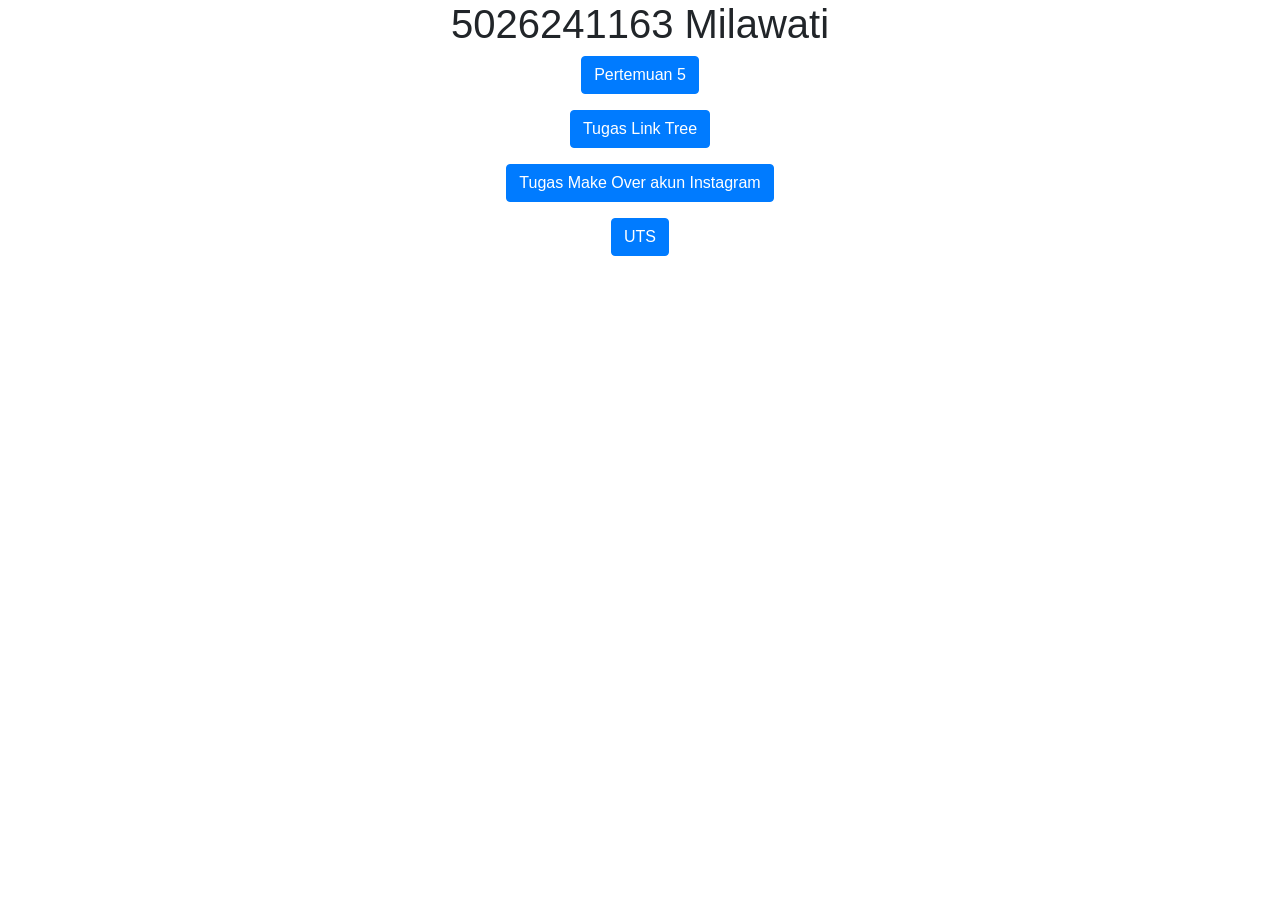
<file: index.html>
<!DOCTYPE html>
<html lang="en">
<head>
  <title>5026241163</title>
  <meta charset="utf-8">
  <meta name="viewport" content="width=device-width, initial-scale=1">
  <link rel="stylesheet" href="https://cdn.jsdelivr.net/npm/bootstrap@4.6.2/dist/css/bootstrap.min.css">
  <script src="https://cdn.jsdelivr.net/npm/jquery@3.7.1/dist/jquery.slim.min.js"></script>
  <script src="https://cdn.jsdelivr.net/npm/popper.js@1.16.1/dist/umd/popper.min.js"></script>
  <script src="https://cdn.jsdelivr.net/npm/bootstrap@4.6.2/dist/js/bootstrap.bundle.min.js"></script>
</head>
<body>

    <div class="container">
<center>
    <h1>5026241163 Milawati</h1>
    <p>
        <a href="pertemuan5.html" target="_blank" class="btn btn-primary">
            Pertemuan 5
        </a>
    </p>
    <p>
        <a href="linktree.html" target="_blank" class="btn btn-primary">
            Tugas Link Tree
        </a>
    </p>
    <p>
        <a href="tugas_ets.html" target="_blank" class="btn btn-primary">
            Tugas Make Over akun Instagram
        </a>
    </p>
    <p>
        <a href="5026241163.html" target="_blank" class="btn btn-primary">
            UTS
        </a>
    </p>

</center>
    </div>

</body>
</html>
</file>
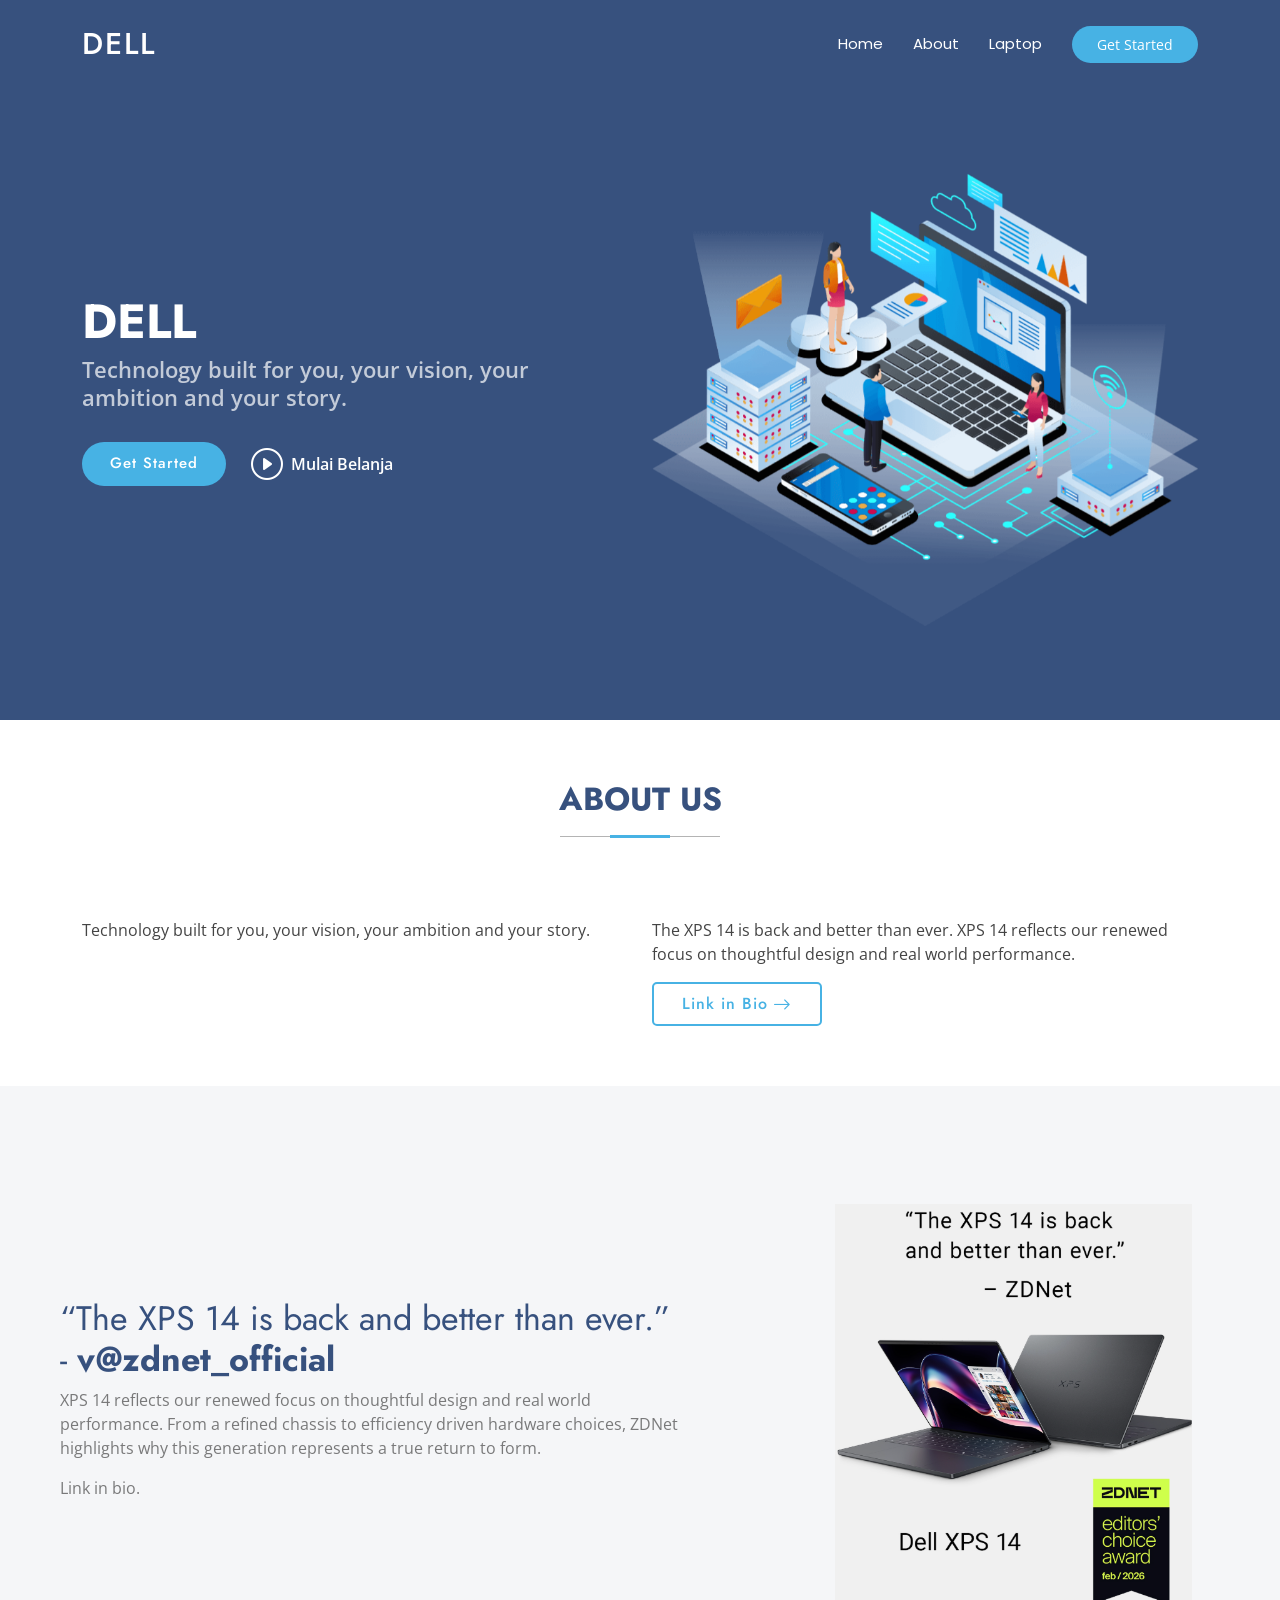
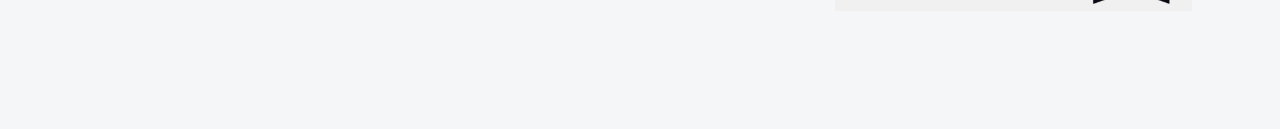
<file: pertemuan5.html>
<!DOCTYPE html>
<html lang="en">

<head>
  <meta charset="utf-8">
  <meta content="width=device-width, initial-scale=1.0" name="viewport">
  <title>DELL</title>
  <meta name="description" content="">
  <meta name="keywords" content="">

  <!-- Favicons -->
  <link href="assets/img/favicon.png" rel="icon">
  <link href="assets/img/apple-touch-icon.png" rel="apple-touch-icon">

  <!-- Fonts -->
  <link href="https://fonts.googleapis.com" rel="preconnect">
  <link href="https://fonts.gstatic.com" rel="preconnect" crossorigin>
  <link href="https://fonts.googleapis.com/css2?family=Open+Sans:ital,wght@0,300;0,400;0,500;0,600;0,700;0,800;1,300;1,400;1,500;1,600;1,700;1,800&family=Poppins:ital,wght@0,100;0,200;0,300;0,400;0,500;0,600;0,700;0,800;0,900;1,100;1,200;1,300;1,400;1,500;1,600;1,700;1,800;1,900&family=Jost:ital,wght@0,100;0,200;0,300;0,400;0,500;0,600;0,700;0,800;0,900;1,100;1,200;1,300;1,400;1,500;1,600;1,700;1,800;1,900&display=swap" rel="stylesheet">

  <!-- Vendor CSS Files -->
  <link href="assets/vendor/bootstrap/css/bootstrap.min.css" rel="stylesheet">
  <link href="assets/vendor/bootstrap-icons/bootstrap-icons.css" rel="stylesheet">
  <link href="assets/vendor/aos/aos.css" rel="stylesheet">
  <link href="assets/vendor/glightbox/css/glightbox.min.css" rel="stylesheet">
  <link href="assets/vendor/swiper/swiper-bundle.min.css" rel="stylesheet">

  <!-- Main CSS File -->
  <link href="assets/css/main.css" rel="stylesheet">

  <!-- =======================================================
  * Template Name: Arsha
  * Template URL: https://bootstrapmade.com/arsha-free-bootstrap-html-template-corporate/
  * Updated: Feb 22 2025 with Bootstrap v5.3.3
  * Author: BootstrapMade.com
  * License: https://bootstrapmade.com/license/
  ======================================================== -->
</head>
<body class="index-page">
    <header id="header" class="header d-flex align-items-center fixed-top">
    <div class="container-fluid container-xl position-relative d-flex align-items-center">

      <a href="index.html" class="logo d-flex align-items-center me-auto">
        <!-- Uncomment the line below if you also wish to use an image logo -->
        <!-- <img src="assets/img/logo.webp" alt=""> -->
        <h1 class="sitename">DELL</h1>
      </a>

      <nav id="navmenu" class="navmenu">
        <ul>
          <li><a href="#header" class="active">Home</a></li>
          <li><a href="#about">About</a></li>
          <li><a href="#laptop">Laptop</a></li>
        </ul>
        <i class="mobile-nav-toggle d-xl-none bi bi-list"></i>
      </nav>

      <a class="btn-getstarted" href="#about">Get Started</a>

    </div>
  </header>

  <main class="main">
     <!-- Header Section -->
    <section id="header" class="hero section dark-background">

      <div class="container">
        <div class="row gy-4">
          <div class="col-lg-6 order-2 order-lg-1 d-flex flex-column justify-content-center" data-aos="zoom-out">
            <h1>DELL</h1>
            <p>Technology built for you, your vision, your ambition and your story.</p>
            <div class="d-flex">
              <a href="#about" class="btn-get-started">Get Started</a>
              <a href="visitstore.bio/dell?tab=ig" class="glightbox btn-watch-video d-flex align-items-center"><i class="bi bi-play-circle"></i><span>Mulai Belanja</span></a>
            </div>
          </div>
          <div class="col-lg-6 order-1 order-lg-2 hero-img" data-aos="zoom-out" data-aos-delay="200">
            <img src="assets/img/hero-img.png" class="img-fluid animated" alt="">
          </div>
        </div>
      </div>

    </section><!-- /Header Section -->

    <!-- About Section -->
    <section id="about" class="about section">

      <!-- Section Title -->
      <div class="container section-title" data-aos="fade-up">
        <h2>About Us</h2>
      </div><!-- End Section Title -->

      <div class="container">

        <div class="row gy-4">

          <div class="col-lg-6 content" data-aos="fade-up" data-aos-delay="100">
            <p>
              Technology built for you, your vision, your ambition and your story.
            </p>
          </div>

          <div class="col-lg-6" data-aos="fade-up" data-aos-delay="200">
            <p>The XPS 14 is back and better than ever. XPS 14 reflects our renewed focus on thoughtful design and real world performance. </p>
            <a href="#" class="read-more"><span>Link in Bio</span><i class="bi bi-arrow-right"></i></a>
          </div>

        </div>

      </div>

    </section><!-- /About Section -->

     <!-- Laptop Section -->
    <section id="laptop" class="section why-us light-background" data-builder="section">

            <div class="container-fluid">

                <div class="row gy-4">

                    <div class="col-lg-7 d-flex flex-column justify-content-center order-2 order-lg-1">

                        <div class="content px-xl-5" data-aos="fade-up" data-aos-delay="100">
                            <h3><span>“The XPS 14 is back and better than ever.” -
                                </span><strong>v@zdnet_official</strong></h3>

                            <p>XPS 14 reflects our renewed focus on thoughtful design and real world performance. From a
                                refined chassis to efficiency driven hardware choices, ZDNet highlights why this
                                generation
                                represents a true return to form.</p>

                            <p>Link in bio.</p>

                        </div>

                    </div>

                    <div class="col-lg-5 order-1 order-lg-2 why-us-img">
                        <img src="assets/img/laptop.png" class="img-fluid" alt="" data-aos="zoom-in"
                            data-aos-delay="100">
                    </div>
                </div>

            </div>

        </section><!-- /Laptop Section -->


  </main>
  
  <!-- Scroll Top -->
  <a href="#" id="scroll-top" class="scroll-top d-flex align-items-center justify-content-center"><i class="bi bi-arrow-up-short"></i></a>

  <!-- Preloader -->
  <div id="preloader"></div>

  <!-- Vendor JS Files -->
  <script src="assets/vendor/bootstrap/js/bootstrap.bundle.min.js"></script>
  <script src="assets/vendor/php-email-form/validate.js"></script>
  <script src="assets/vendor/aos/aos.js"></script>
  <script src="assets/vendor/glightbox/js/glightbox.min.js"></script>
  <script src="assets/vendor/swiper/swiper-bundle.min.js"></script>
  <script src="assets/vendor/waypoints/noframework.waypoints.js"></script>
  <script src="assets/vendor/imagesloaded/imagesloaded.pkgd.min.js"></script>
  <script src="assets/vendor/isotope-layout/isotope.pkgd.min.js"></script>

  <!-- Main JS File -->
  <script src="assets/js/main.js"></script>

</body>
</html>
</file>
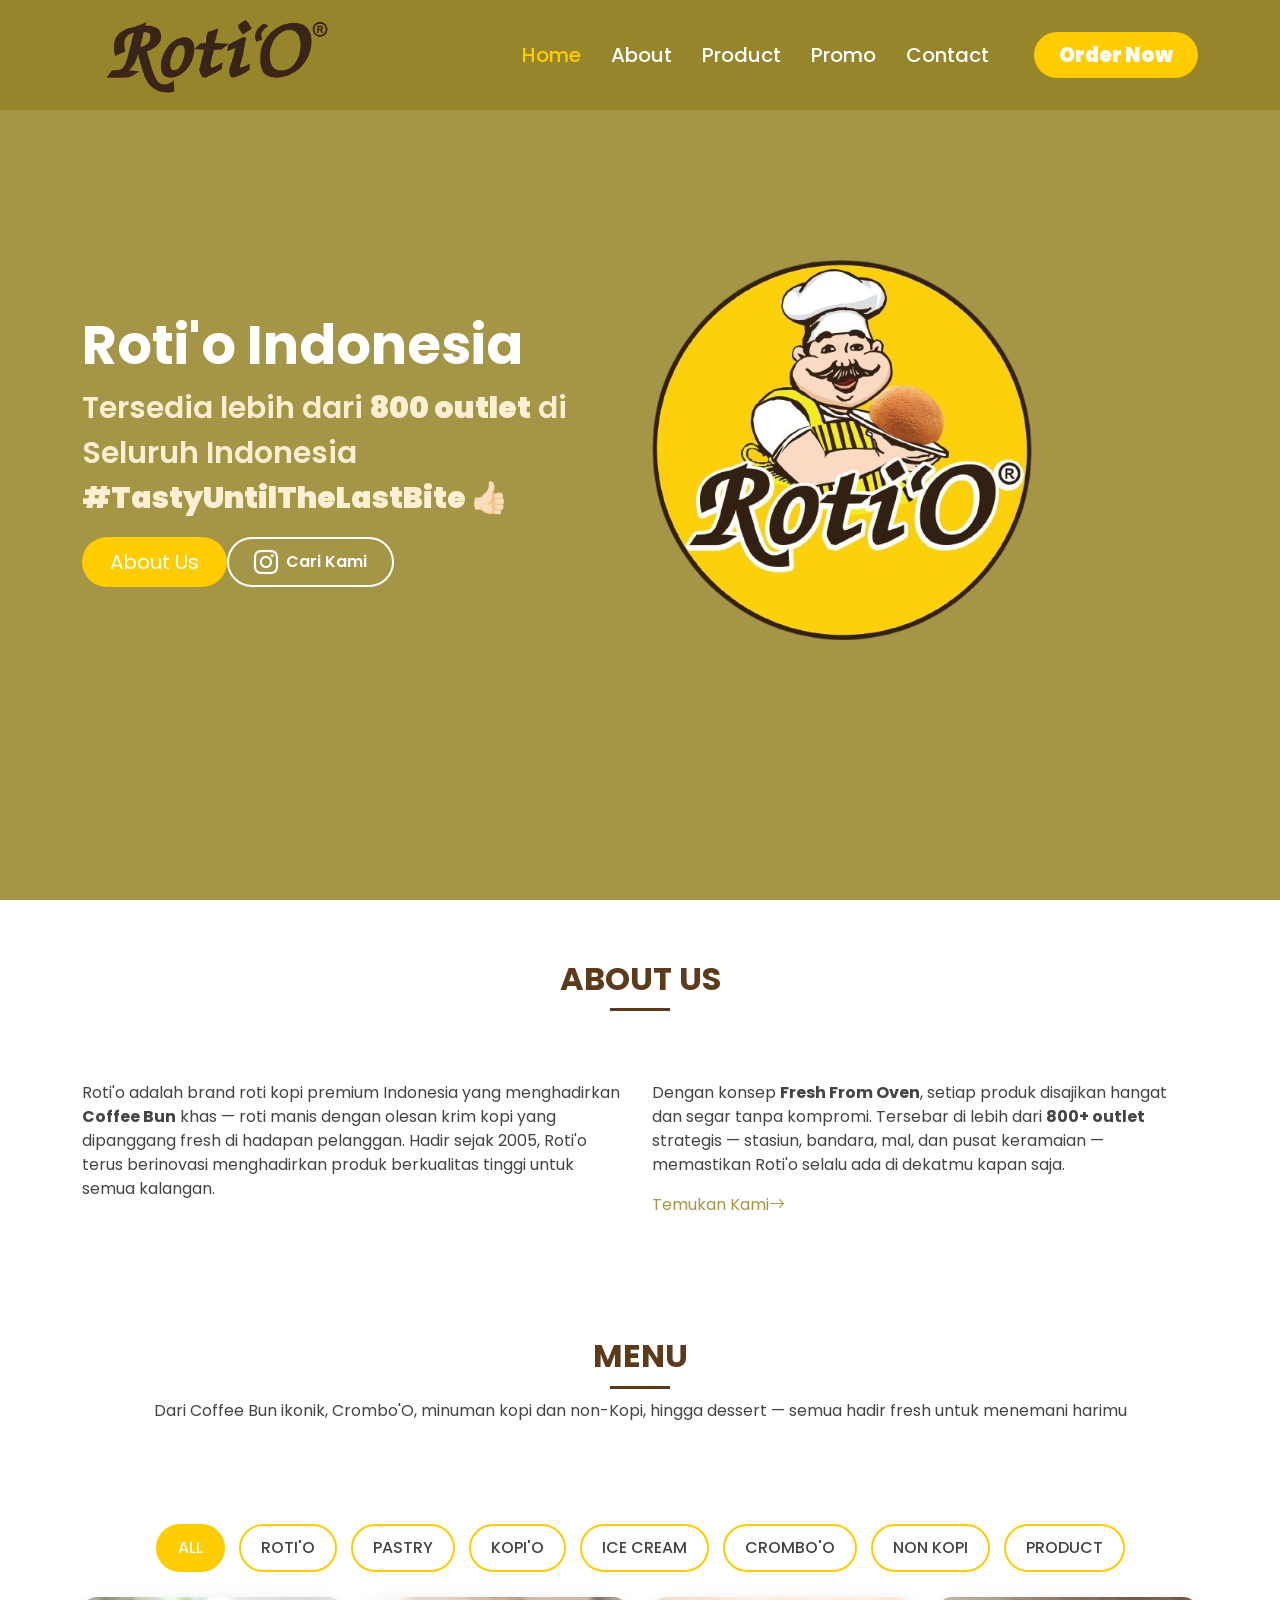
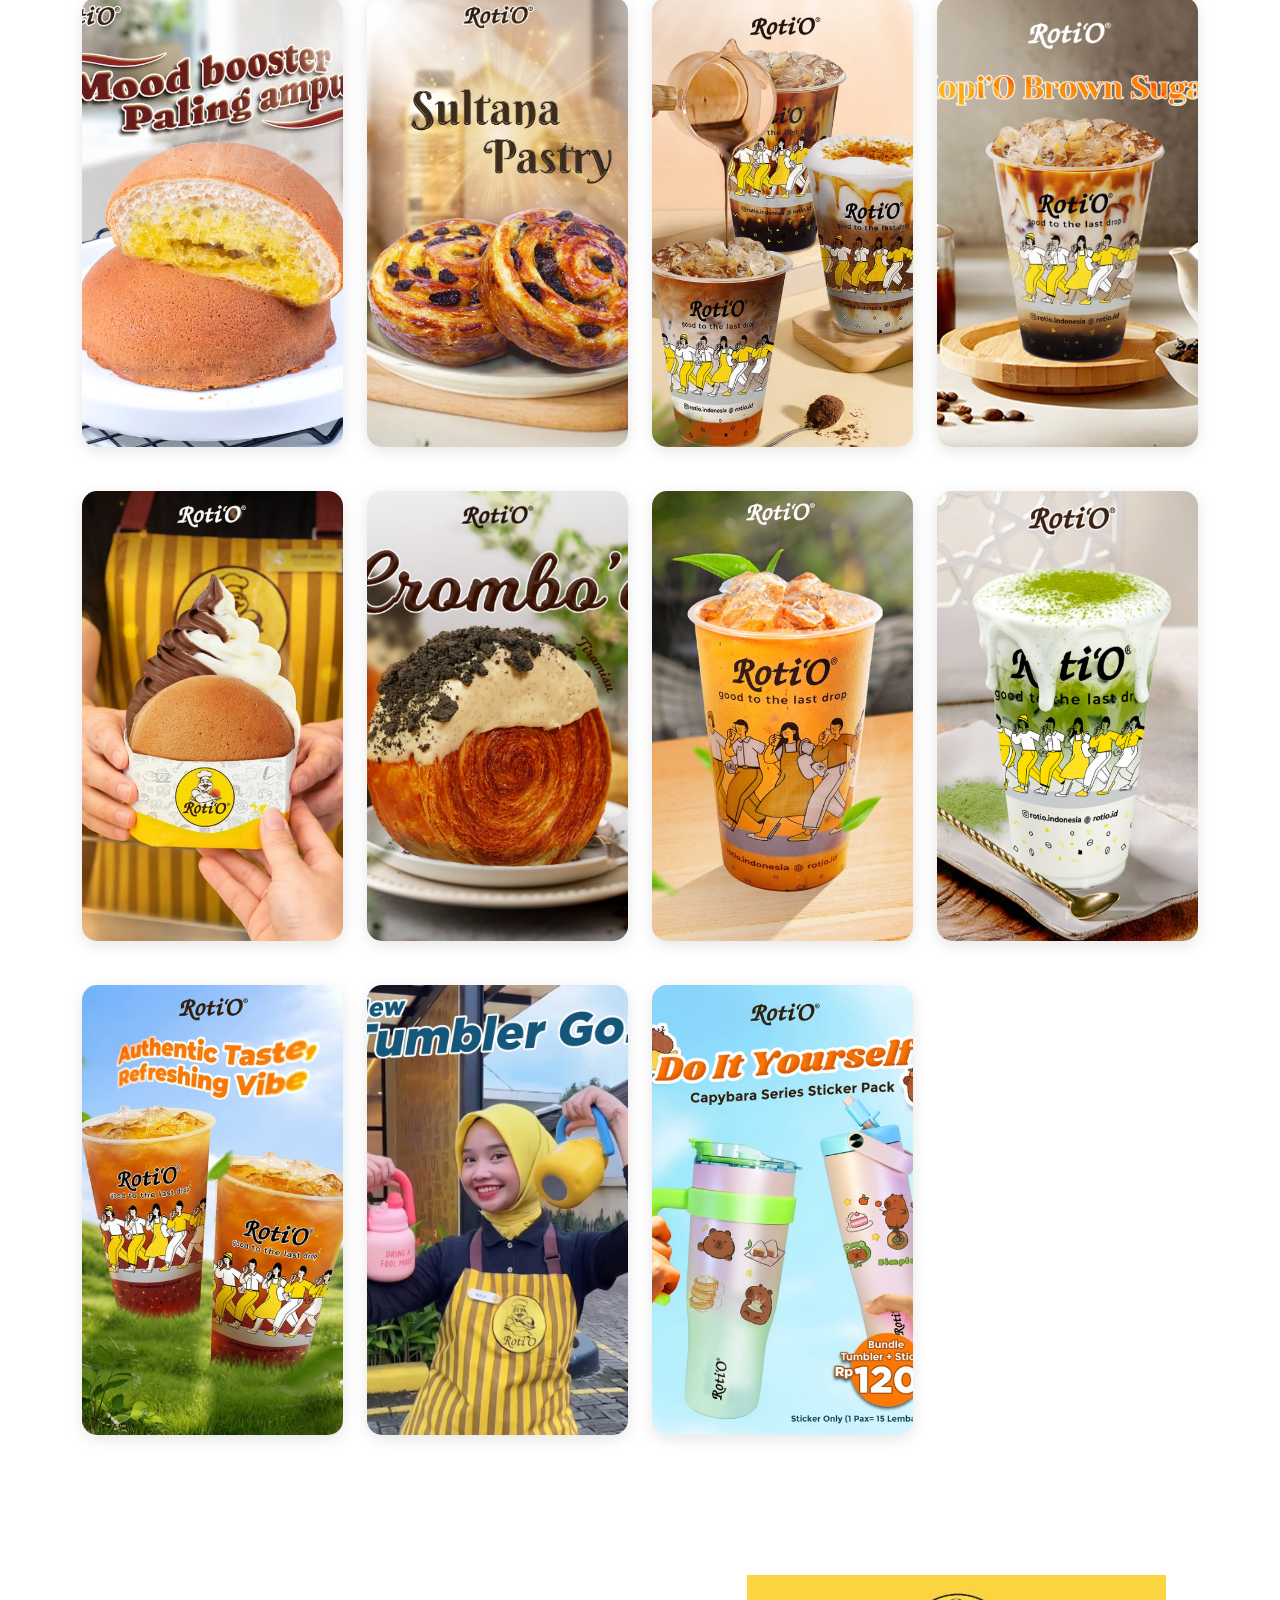
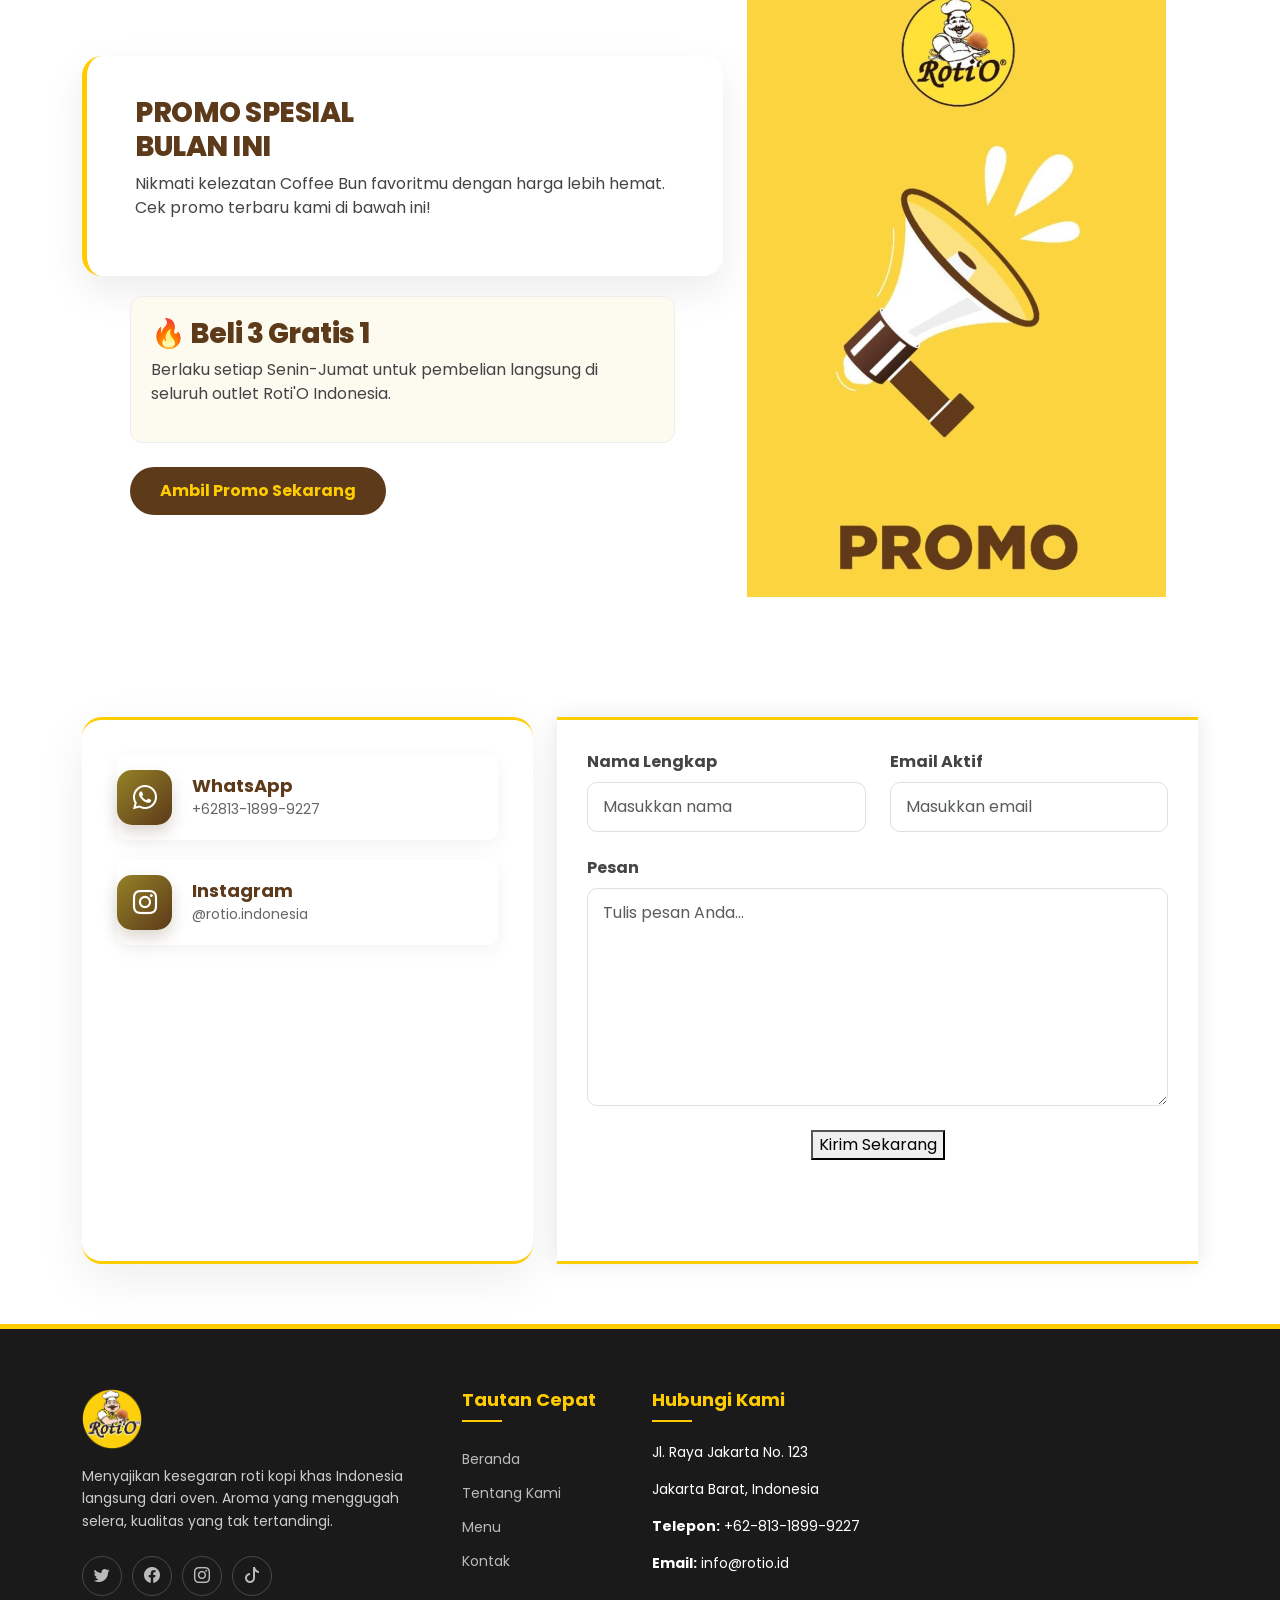
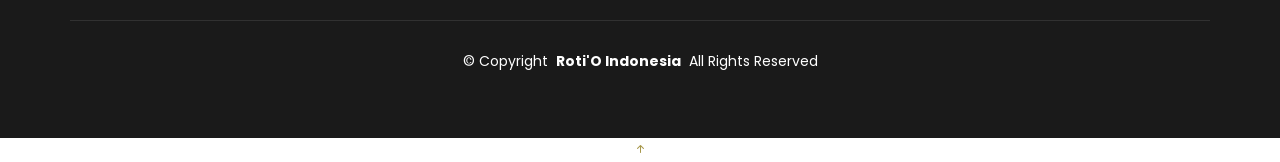
<file: tugas_ets.html>
<!DOCTYPE html>
<html lang="id">

<head>
  <meta charset="utf-8">
  <meta content="width=device-width, initial-scale=1.0" name="viewport">
  <title>Roti'o Indonesia</title>
  <meta name="description" content="Roti'o Indonesia - Fresh From Oven, Coffee Bun khas Indonesia">
  <meta name="keywords" content="rotio, coffee bun, roti kopi, pastry, crombo">

  <!-- Favicons -->
  <link href="assets/img/Rotio_Logo.png" rel="icon">
  <link href="assets/img/apple-touch-icon.png" rel="apple-touch-icon">

  <!-- Fonts -->
  <link href="https://fonts.googleapis.com" rel="preconnect">
  <link href="https://fonts.gstatic.com" rel="preconnect" crossorigin>
  <link
    href="https://fonts.googleapis.com/css2?family=Open+Sans:ital,wght@0,300;0,400;0,500;0,600;0,700;0,800;1,300;1,400;1,500;1,600;1,700;1,800&family=Poppins:ital,wght@0,100;0,200;0,300;0,400;0,500;0,600;0,700;0,800;0,900;1,100;1,200;1,300;1,400;1,500;1,600;1,700;1,800;1,900&family=Jost:ital,wght@0,100;0,200;0,300;0,400;0,500;0,600;0,700;0,800;0,900;1,100;1,200;1,300;1,400;1,500;1,600;1,700;1,800;1,900&display=swap"
    rel="stylesheet">

  <!-- Vendor CSS Files -->
  <link href="assets/vendor/bootstrap/css/bootstrap.min.css" rel="stylesheet">
  <link href="assets/vendor/bootstrap-icons/bootstrap-icons.css" rel="stylesheet">
  <link href="assets/vendor/aos/aos.css" rel="stylesheet">
  <link href="assets/vendor/glightbox/css/glightbox.min.css" rel="stylesheet">
  <link href="assets/vendor/swiper/swiper-bundle.min.css" rel="stylesheet">

  <!-- Main CSS File -->
  <link href="assets/css/makeover.css" rel="stylesheet">

</head>

<body class="index-page rotio">

  <header id="header" class="header d-flex align-items-center fixed-top">
    <div class="container-fluid container-xl position-relative d-flex align-items-center">

      <a href="index.html" class="logo d-flex align-items-center me-auto">
        <img src="assets/img/Rotio_Teks.png" alt="Roti'o">
      </a>

      <nav id="navmenu" class="navmenu rotio">
        <ul>
          <li><a href="#hero" class="active">Home</a></li>
          <li><a href="#about">About</a></li>
          <li><a href="#product">Product</a></li>
          <li><a href="#promo">Promo</a></li>
          <li><a href="#contact">Contact</a></li>
        </ul>
        <i class="mobile-nav-toggle d-xl-none bi bi-list"></i>
      </nav>

      <a class="btn-getstarted" href="https://www.instagram.com/rotio.indonesia/" target="_blank"><b>Order Now</b></a>

    </div>
  </header>

  <main class="main">

    <!-- Hero Section -->
    <section id="hero" class="hero section dark-background" style="background-color: #958226d8;">
      <div class="container">
        <div class="row gy-4">

          <div class="col-lg-6 d-flex flex-column justify-content-center">
            <h1>Roti'o Indonesia</h1>
            <p>
              Tersedia lebih dari <b>800 outlet</b> di Seluruh Indonesia <b>#TastyUntilTheLastBite 👍🏻</b>
            </p>
            <div class="d-flex">
              <a href="#about" class="btn-get-started">About Us</a>
              <a href="https://www.instagram.com/rotio.indonesia/" class="btn-watch-video d-flex align-items-center"
                target="_blank">
                <i class="bi bi-instagram"></i><span>Cari Kami</span>
              </a>
            </div>
          </div>

          <div class="col-lg-6 hero-img">
            <img src="assets/img/Rotio_Logo.png" class="img-fluid animated" alt="">
          </div>

        </div>
      </div>
    </section><!-- /Hero Section -->

    <!-- About Section -->
    <section id="about" class="about section">

      <div class="container section-title" data-aos="fade-up">
        <h2>ABOUT US</h2>
      </div>

      <div class="container">
        <div class="row gy-4">

          <div class="col-lg-6 content" data-aos="fade-up" data-aos-delay="90">
            <p>
              Roti'o adalah brand roti kopi premium Indonesia yang menghadirkan <b>Coffee Bun</b> khas — roti manis
              dengan olesan krim kopi yang dipanggang fresh di hadapan pelanggan. Hadir sejak 2005, Roti'o terus
              berinovasi menghadirkan produk berkualitas tinggi untuk semua kalangan.
            </p>
          </div>

          <div class="col-lg-6" data-aos="fade-up" data-aos-delay="200">
            <p>Dengan konsep <b>Fresh From Oven</b>, setiap produk disajikan hangat dan segar tanpa kompromi. Tersebar
              di lebih dari <b>800+ outlet</b> strategis — stasiun, bandara, mal, dan pusat keramaian — memastikan
              Roti'o selalu ada di dekatmu kapan saja.</p>
            <a href="#contact" class="read-more"><span>Temukan Kami</span><i class="bi bi-arrow-right"></i></a>
          </div>

        </div>
      </div>

    </section><!-- /About Section -->

    <!-- Product Section -->
    <section id="product" class="services section light-background isotope-layout" data-default-filter="*"
      data-layout="masonry">

      <div class="container section-title">
        <h2>MENU</h2>
        <p>Dari Coffee Bun ikonik, Crombo'O, minuman kopi dan non-Kopi, hingga dessert — semua hadir fresh untuk
          menemani harimu</p>
      </div>

      <div class="container">

        <!-- Product Filter -->
        <ul class="portfolio-filters isotope-filters">
          <li data-filter="*" class="filter-active">ALL</li>
          <li data-filter=".filter-rotio">ROTI'O</li>
          <li data-filter=".filter-pastry">PASTRY</li>
          <li data-filter=".filter-kopio">KOPI'O</li>
          <li data-filter=".filter-icecream">ICE CREAM</li>
          <li data-filter=".filter-cromboo">CROMBO'O</li>
          <li data-filter=".filter-nonkopi">NON KOPI</li>
          <li data-filter=".filter-product">PRODUCT</li>
        </ul>

        <div class="row gy-4 isotope-container">

          <!-- RotiO -->
          <div class="col-xl-3 col-md-6 d-flex isotope-item filter-rotio">
            <a href="https://www.instagram.com/p/DX87alLksoM/?utm_source=ig_web_copy_link&igsh=MzRlODBiNWFlZA=="
              target="_blank">
              <div class="menu-card">
                <img src="assets/img/Rotio1.png">
                <div class="menu-overlay">
                  <h4>Roti'O</h4>
                </div>
              </div>
            </a>
          </div>

          <!-- Sultana Pastry -->
          <div class="col-xl-3 col-md-6 d-flex isotope-item filter-pastry">
            <a href="https://www.instagram.com/p/DWdteXSEhwp/?utm_source=ig_web_copy_link&igsh=MzRlODBiNWFlZA=="
              target="_blank">
              <div class="menu-card">
                <img src="assets/img/Rotio2.png" alt="Sultana Pastry">
                <div class="menu-overlay">
                  <h4>Sultana Pastry</h4>
                </div>
              </div>
            </a>
          </div>

          <!-- Kopi'O 1 -->
          <div class="col-xl-3 col-md-6 d-flex isotope-item filter-kopio">
            <a href="https://www.instagram.com/p/DWdteXSEhwp/?utm_source=ig_web_copy_link&igsh=MzRlODBiNWFlZA=="
              target="_blank">
              <div class="menu-card">
                <img src="assets/img/Rotio_kopi.png" alt="Kopi'O">
                <div class="menu-overlay">
                  <h4>Kopi'O</h4>
                </div>
              </div>
            </a>
          </div>

          <!-- Kopi'O 2 -->
          <div class="col-xl-3 col-md-6 d-flex isotope-item filter-kopio">
            <a href="https://www.instagram.com/p/DIknH12RQPk/?utm_source=ig_web_copy_link&igsh=NTc4MTIwNjQ2YQ=="
              target="_blank">
              <div class="menu-card">
                <img src="assets/img/Rotio_kopi1.png" alt="Kopi'O Brown Sugar">
                <div class="menu-overlay">
                  <h4>Kopi'O Brown Sugar</h4>
                </div>
              </div>
            </a>
          </div>

          <!-- Ice Cream -->
          <div class="col-xl-3 col-md-6 d-flex isotope-item filter-icecream">
            <a href="https://www.instagram.com/p/DXgVqDJkqam/?utm_source=ig_web_copy_link&igsh=MzRlODBiNWFlZA=="
              target="_blank">
              <div class="menu-card">
                <img src="assets/img/Rotio3.png">
                <div class="menu-overlay">
                  <h4>Rotio Ice Cream</h4>
                </div>
              </div>
            </a>
          </div>

          <!-- Crombo'O -->
          <div class="col-xl-3 col-md-6 d-flex isotope-item filter-cromboo">
            <a href="https://www.instagram.com/p/DT1tuqjkhoc/?utm_source=ig_web_copy_link&igsh=NTc4MTIwNjQ2YQ=="
              target="_blank">
              <div class="menu-card">
                <img src="assets/img/Rotio_crombo'o.png" alt="Crombo'O">
                <div class="menu-overlay">
                  <h4>Crombo'O</h4>
                </div>
              </div>
            </a>
          </div>

          <!-- Thai Tea -->
          <div class="col-xl-3 col-md-6 d-flex isotope-item filter-nonkopi">
            <a href="https://www.instagram.com/p/DXnvQklEumw/?utm_source=ig_web_copy_link" target="_blank">
              <div class="menu-card">
                <img src="assets/img/Rotio_drink1.png" alt="Iced Thai Tea">
                <div class="menu-overlay">
                  <h4>Iced Thai Tea</h4>
                </div>
              </div>
            </a>
          </div>

          <!-- Matcha -->
          <div class="col-xl-3 col-md-6 d-flex isotope-item filter-nonkopi">
            <a href="https://www.instagram.com/p/DW0e5_yEjXL/?utm_source=ig_web_copy_link&igsh=MzRlODBiNWFlZA=="
              target="_blank">
              <div class="menu-card">
                <img src="assets/img/Rotio_drink3.png" alt="Matcha">
                <div class="menu-overlay">
                  <h4>Matcha</h4>
                </div>
              </div>
            </a>
          </div>

          <!-- Lychee Tea -->
          <div class="col-xl-3 col-md-6 d-flex isotope-item filter-nonkopi">
            <a href="https://www.instagram.com/p/DXG093TkqWt/?utm_source=ig_web_copy_link&igsh=MzRlODBiNWFlZA=="
              target="_blank">
              <div class="menu-card">
                <img src="assets/img/Rotio_drink2.png" alt="Lychee Tea">
                <div class="menu-overlay">
                  <h4>Lychee Tea</h4>
                </div>
              </div>
            </a>
          </div>

          <!-- Tumbler Mini -->
          <div class="col-xl-3 col-md-6 d-flex isotope-item filter-product">
            <a href="https://www.instagram.com/reel/DW9E-LKkqck/?utm_source=ig_web_copy_link&igsh=MzRlODBiNWFlZA=="
              target="_blank">
              <div class="menu-card">
                <img src="assets/img/Rotio_product1.png" alt="Tumbler Mini">
                <div class="menu-overlay">
                  <h4>Tumbler Mini</h4>
                </div>
              </div>
            </a>
          </div>

          <!-- Tumbler Gemezzz -->
          <div class="col-xl-3 col-md-6 d-flex isotope-item filter-product">
            <a href="https://www.instagram.com/reel/DW9E-LKkqck/?utm_source=ig_web_copy_link&igsh=MzRlODBiNWFlZA=="
              target="_blank">
              <div class="menu-card">
                <img src="assets/img/Rotio_product.png" alt="Tumbler Gemezzz">
                <div class="menu-overlay">
                  <h4>Tumbler Gemezzz</h4>
                </div>
              </div>
            </a>
          </div>

        </div><!-- End Row -->
      </div>

    </section><!-- /Product Section -->

    <!-- Promo Section -->
    <section id="promo" class="section why-us">
      <div class="container">
        <div class="row gy-4">

          <div class="col-lg-7 d-flex flex-column justify-content-center order-2 order-lg-1">
            <div class="content px-xl-5">
              <h3><span>PROMO</span> SPESIAL <br> BULAN INI</h3>
              <p>Nikmati kelezatan Coffee Bun favoritmu dengan harga lebih hemat. Cek promo terbaru kami di bawah ini!
              </p>
            </div>

            <div class="faq-container px-xl-5">
              <div class="faq-item">
                <h3><span>🔥</span> Beli 3 Gratis 1</h3>
                <div class="faq-content">
                  <p>Berlaku setiap Senin-Jumat untuk pembelian langsung di seluruh outlet Roti'O Indonesia.</p>
                </div>
              </div>
            </div>

            <div class="px-xl-5 mt-4">
              <a href="https://www.instagram.com/s/aGlnaGxpZ2h0OjE3ODYwODA5MTk2OTQxNTAy?story_media_id=2335455318903702540_37533967627&igsh=MWwzcG02NmJlemlpYQ=="
                target="_blank" class="btn-promo">Ambil Promo Sekarang</a>
            </div>
          </div>

          <div class="col-lg-5 order-1 order-lg-2 why-us-img">
            <img src="assets/img/Rotio_promo.png" class="img-fluid" alt="Promo Roti'o">
          </div>

        </div>
      </div>
    </section><!-- /Promo Section -->

    <section id="contact" class="contact section">
      <div class="container">
        <div class="row gy-4 align-items-stretch">
          <div class="col-lg-5">
            <div class="info-wrap" style="height: 100%;">
              <a href="https://wa.me/6281318999227" target="_blank" class="info-item-link">
                <div class="info-item">
                  <i class="bi bi-whatsapp"></i>
                  <div>
                    <h3>WhatsApp</h3>
                    <p>+62813-1899-9227</p>
                  </div>
                </div>
              </a>

              <a href="https://www.instagram.com/rotio.indonesia/" target="_blank" class="info-item-link">
                <div class="info-item">
                  <i class="bi bi-instagram"></i>
                  <div>
                    <h3>Instagram</h3>
                    <p>@rotio.indonesia</p>
                  </div>
                </div>
              </a>

              <div class="google-map-container mt-4">
                <iframe
                  src="https://www.google.com/maps/embed?pb=!1m18!1m12!1m3!1d3966.521260322283!2d106.8195613!3d-6.1947413!2m3!1f0!2f0!3f0!3m2!1i1024!2i768!4f13.1!3m3!1m2!1s0x0%3A0x0!2zNsKwMTEnNDEuMSJTIDEwNsKwNDknMTAuNCJF!5e0!3m2!1sid!2sid!4v1621234567890!5m2!1sid!2sid"
                  width="100%" height="250" style="border:0; border-radius: 15px;" allowfullscreen="" loading="lazy">
                </iframe>
              </div>
            </div>
          </div>

          <div class="col-lg-7">
            <form action="#" class="php-email-form" style="height: 100%;">
              <div class="row gy-4">
                <div class="col-md-6">
                  <label class="fw-bold mb-2">Nama Lengkap</label>
                  <input type="text" name="name" class="form-control" placeholder="Masukkan nama" required>
                </div>
                <div class="col-md-6">
                  <label class="fw-bold mb-2">Email Aktif</label>
                  <input type="email" name="email" class="form-control" placeholder="Masukkan email" required>
                </div>
                <div class="col-12">
                  <label class="fw-bold mb-2">Pesan</label>
                  <textarea class="form-control" name="message" rows="8" placeholder="Tulis pesan Anda..."
                    required></textarea>
                </div>
                <div class="col-12 text-center">
                  <button type="submit" class="btn-kirim">Kirim Sekarang</button>
                </div>
              </div>
            </form>
          </div>

        </div>
      </div>
    </section>

    <footer id="footer" class="footer">
      <div class="container footer-top">
        <div class="row gy-4">

          <div class="col-lg-4 col-md-6 footer-about">
            <a href="index.html" class="logo d-flex align-items-center">
              <img src="assets/img/Rotio_Logo.png" alt="Logo Roti'O" style="max-height: 60px;">
            </a>
            <p class="mt-3">Menyajikan kesegaran roti kopi khas Indonesia langsung dari oven. Aroma yang menggugah
              selera, kualitas yang tak tertandingi.</p>
            <div class="social-links d-flex mt-4">
              <a href="https://x.com/rotioindonesia"><i class="bi bi-twitter"></i></a>
              <a href="https://www.facebook.com/rotioindonesia/mentions/"><i class="bi bi-facebook"></i></a>
              <a href="https://www.instagram.com/rotio.indonesia/" target="_blank"><i class="bi bi-instagram"></i></a>
              <a href="https://www.tiktok.com/@rotio.indonesia?_r=1&_t=ZS-968hkRhmJjF"><i class="bi bi-tiktok"></i></a>
            </div>
          </div>

          <div class="col-lg-2 col-md-3 footer-links">
            <h4>Tautan Cepat</h4>
            <ul>
              <li><a href="#hero">Beranda</a></li>
              <li><a href="#about">Tentang Kami</a></li>
              <li><a href="#menu">Menu</a></li>
              <li><a href="https://wa.me/6281318999227">Kontak</a></li>
            </ul>
          </div>

          <div class="col-lg-4 col-md-12 footer-contact text-center text-md-start">
            <h4>Hubungi Kami</h4>
            <p>Jl. Raya Jakarta No. 123</p>
            <p>Jakarta Barat, Indonesia</p>
            <p class="mt-3"><strong>Telepon:</strong> <span>+62-813-1899-9227</span></p>
            <p><strong>Email:</strong> <span>info@rotio.id</span></p>
          </div>

        </div>
      </div>

      <div class="container copyright text-center mt-4">
        <p>© <span>Copyright</span> <strong class="px-1 sitename">Roti'O Indonesia</strong> <span>All Rights
            Reserved</span></p>
      </div>
    </footer>

  </main>

  <!-- Scroll Top -->
  <a href="#" id="scroll-top" class="scroll-top d-flex align-items-center justify-content-center"><i
      class="bi bi-arrow-up-short"></i></a>

  <!-- Preloader -->
  <div id="preloader"></div>

  <!-- Vendor JS Files -->
  <script src="assets/vendor/bootstrap/js/bootstrap.bundle.min.js"></script>
  <script src="assets/vendor/php-email-form/validate.js"></script>
  <script src="assets/vendor/aos/aos.js"></script>
  <script src="assets/vendor/glightbox/js/glightbox.min.js"></script>
  <script src="assets/vendor/swiper/swiper-bundle.min.js"></script>
  <script src="assets/vendor/waypoints/noframework.waypoints.js"></script>
  <script src="assets/vendor/imagesloaded/imagesloaded.pkgd.min.js"></script>
  <script src="assets/vendor/isotope-layout/isotope.pkgd.min.js"></script>

  <!-- Main JS File -->
  <script src="assets/js/main.js"></script>

</body>

</html>
</file>
<file: assets/css/makeover.css>
/*--------------------------------------------------------------
# Roti'O Indonesia - Clean Stylesheet
# Versi Final: Perbaikan Navigasi & Performa
--------------------------------------------------------------*/

:root {
  /* Fonts */
  --default-font: "Poppins", sans-serif;
  --heading-font: "Poppins", sans-serif;
  --nav-font: "Poppins", sans-serif;

  /* Colors */
  --background-color: #ffffff;
  --default-color: #444444;
  --heading-color: #37517e;
  --accent-color: #958226d8;
  /* Warna Cokelat Khas Roti'O */
  --surface-color: #ffffff;
  --contrast-color: #ffffff;

  scroll-behavior: smooth;
}

body {
  color: var(--default-color);
  background-color: var(--background-color);
  font-family: var(--default-font);
}

a {
  color: var(--accent-color);
  text-decoration: none;
  transition: 0.3s;
}

/*--------------------------------------------------------------
# Header & Navigation (Fixed Syntax)
--------------------------------------------------------------*/
.header {
  background-color: #958226d8 !important;
  padding: 15px 0;
  transition: all 0.5s;
  z-index: 997;
}

.header .logo img {
  height: 80px !important;
  /* Diperbaiki: Titik koma sekarang di akhir */
  margin-left: 20px;
}

.navmenu ul {
  margin: 0;
  padding: 0;
  display: flex;
  list-style: none;
  align-items: center;
}

.navmenu a {
  color: #ffffff !important;
  padding: 18px 15px;
  font-size: 20px;
  font-weight: 500;
}

.navmenu a:hover,
.navmenu .active {
  color: #ffcc00 !important;
}

.header .btn-getstarted {
  background: #ffcc00;
  color: #ffffff;
  font-weight: 600;
  font-size: 20px;
  padding: 8px 25px;
  margin-left: 30px;
  border-radius: 50px;
}

/*--------------------------------------------------------------
# Sections Layout & Navigation Fix
--------------------------------------------------------------*/
section,
.section {
  padding: 60px 0 !important;
  scroll-margin-top: 120px !important;
  overflow: hidden;
}

.section-title {
  text-align: center;
  padding-bottom: 60px;
}

.section-title h2 {
  font-size: 32px;
  font-weight: 700;
  text-transform: uppercase;
  color: #5c3a1a;
  /* Cokelat Roti'O */
}

.section-title h2::after {
  content: "";
  display: block;
  width: 60px;
  height: 3px;
  background: #5c3a1a;
  margin: 10px auto;
}

/*--------------------------------------------------------------
# Hero Section
--------------------------------------------------------------*/
.hero {
  background-color: #958226d8;
  min-height: 100vh;
  padding-top: 140px;
  display: flex;
  align-items: center;
}

.hero h1 {
  font-size: 54px;
  font-weight: 700;
  color: #ffffff;
}

.hero p {
  font-size: 30px;
  color: #fdf0d2;
  font-weight: 600;
}

.hero .btn-get-started {
  background: #ffcc00;
  color: #ffffff;
  padding: 10px 28px;
  border-radius: 50px;
  font-size: 20px;
}

.hero-img img {
  width: 380px;
  animation: up-down 2s ease-in-out infinite alternate-reverse;
}

@keyframes up-down {
  0% {
    transform: translateY(10px);
  }

  100% {
    transform: translateY(-10px);
  }
}

/*--------------------------------------------------------------
# Menu / Filter Styles
--------------------------------------------------------------*/
.portfolio-filters {
  list-style: none;
  padding: 0;
  margin: 20px 0;
  text-align: center;
}

.portfolio-filters li {
  display: inline-block;
  background: #ffffff;
  padding: 10px 20px;
  margin: 5px;
  border-radius: 30px;
  cursor: pointer;
  border: 2px solid #ffcc00;
  transition: 0.3s;
  font-weight: 500;
}

.portfolio-filters li:hover,
.portfolio-filters .filter-active {
  background: #ffcc00;
  color: #fff;
}

/*--------------------------------------------------------------
# Menu Cards Modern
--------------------------------------------------------------*/
.menu-card {
  border-radius: 15px;
  overflow: hidden;
  background: #fff;
  box-shadow: 0 4px 12px rgba(0, 0, 0, 0.1);
  margin-bottom: 20px;
}

.menu-card img {
  width: 100% !important;
  height: 350px;
  aspect-ratio: 1/1 !important object-fit: cover !important;
  display: block;
}

.menu-overlay {
  position: absolute;
  bottom: 0;
  left: 0;
  width: 100%;
  padding: 20px;
  background: rgba(0, 0, 0, 0.7);
  opacity: 0;
  transform: translateY(100%);
  transition: 0.3s;
}

.menu-overlay h4 {
  color: #fff;
  margin: 0;
  font-size: 18px;
}

.menu-card:hover img {
  transform: scale(1.05);
}

.menu-card:hover .menu-overlay {
  opacity: 1;
  transform: translateY(0);
}

/*--------------------------------------------------------------
# Contact & Preloader Fixes
--------------------------------------------------------------*/
.contact .info-wrap,
.contact .php-email-form {
  background: #fff;
  padding: 30px;
  border-top: 3px solid #ffcc00;
  border-bottom: 3px solid #ffcc00;
  box-shadow: 0px 0px 20px rgba(0, 0, 0, 0.1);
}

#preloader {
  position: fixed;
  inset: 0;
  z-index: 999999;
  background: #ffffff;
  display: flex;
  align-items: center;
  justify-content: center;
}

#preloader:before {
  content: "";
  width: 60px;
  height: 60px;
  border: 6px solid #f3f3f3;
  border-top: 6px solid #ffcc00;
  border-radius: 50%;
  animation: animate-preloader 1s linear infinite;
}

@keyframes animate-preloader {
  100% {
    transform: rotate(360deg);
  }
}

.isotope-item {
  transition: none !important;
}

.isotope-container {
  display: flex !important;
  flex-wrap: wrap !important;
}

/* Container Utama Kartu Menu */
.rotio .menu-card {
  position: relative;
  overflow: hidden;
  border-radius: 15px;
  background: #fff;
  /* Atur tinggi tetap agar semua gambar setara panjangnya */
  height: 450px;
  display: flex;
  flex-direction: column;
  box-shadow: 0 4px 15px rgba(0, 0, 0, 0.1);
  transition: transform 0.3s ease;
}

/* Memastikan gambar tetap tinggi dan tidak terlihat gepeng */
.rotio .menu-card img {
  width: 100%;
  height: 100%;
  /* Mengikuti tinggi menu-card */
  object-fit: cover;
  /* Gambar memenuhi area tanpa dipendekkan paksa */
  display: block;
}

/* Overlay Teks Hitam di Bawah Gambar */
.rotio .menu-overlay {
  position: absolute;
  bottom: 0;
  left: 0;
  width: 100%;
  padding: 20px 15px;
  background: rgba(0, 0, 0, 0.75);
  /* Hitam transparan yang elegan */
  text-align: center;
  z-index: 2;
}

/* Styling Teks Judul Menu */
.rotio .menu-overlay h4 {
  color: #ffffff;
  margin: 0;
  font-size: 18px;
  font-weight: 700;
  text-transform: uppercase;
  letter-spacing: 0.5px;
}

/* --- Perbaikan Section Home (Cari Kami) --- */
.hero .btn-watch-video {
  font-size: 16px;
  font-weight: 600;
  transition: 0.5s;
  color: #ffffff !important;
  border: 2px solid #ffffff;
  padding: 10px 25px;
  border-radius: 50px;
  background: transparent;
  display: inline-flex;
  align-items: center;
  justify-content: center;
  text-decoration: none;
}

.hero .btn-watch-video i {
  font-size: 24px;
  margin-right: 8px;
  line-height: 0;
}

.hero .btn-watch-video:hover {
  background: #ffffff;
  color: #958226 !important;
}

/* --- Perbaikan Section Promo --- */
.why-us .content {
  padding: 30px;
  background: #ffffff;
  border-radius: 15px;
  box-shadow: 0px 10px 30px rgba(0, 0, 0, 0.1);
}

.btn-promo {
  background: #5c3a1a;
  color: #ffcc00;
  padding: 12px 30px;
  border-radius: 50px;
  font-weight: 700;
  display: inline-block;
  transition: 0.3s;
  text-decoration: none;
}

.btn-promo:hover {
  background: #ffcc00;
  color: #5c3a1a;
}

/* --- Perbaikan Section Kontak (Ikon Sejajar) --- */
.contact .info-item {
  background: #fff;
  padding: 20px;
  border-radius: 10px;
  box-shadow: 0 5px 20px rgba(0, 0, 0, 0.05);
  display: flex;
  align-items: center;
  /* Membuat ikon dan teks sejajar vertikal */
  margin-bottom: 20px;
}

.contact .info-item i {
  font-size: 28px;
  color: #958226;
  background: #fdf5e6;
  width: 56px;
  height: 56px;
  display: flex;
  justify-content: center;
  align-items: center;
  border-radius: 50%;
  margin-right: 20px;
  /* Jarak antara ikon dan teks */
  flex-shrink: 0;
}

.contact .info-item h3 {
  font-size: 18px;
  font-weight: 700;
  margin-bottom: 5px;
  color: #5c3a1a;
}

.contact .info-item p {
  padding: 0;
  margin-bottom: 0;
  font-size: 14px;
}

/* --- PROMO SECTION HD --- */
.why-us .content {
  background: #ffffff;
  padding: 40px;
  border-radius: 20px;
  box-shadow: 0 15px 40px rgba(0, 0, 0, 0.08);
  /* Efek HD Shadow */
  border-left: 5px solid #ffcc00;
  /* Aksen warna Roti'O */
}

.why-us h3 {
  font-weight: 800;
  color: #5c3a1a;
  letter-spacing: -0.5px;
}

.why-us .faq-item {
  background: #fdfaf0;
  border: 1px solid #eee;
  border-radius: 12px;
  padding: 20px;
  margin-top: 20px;
  transition: 0.3s;
}

.why-us .faq-item:hover {
  transform: translateY(-5px);
  box-shadow: 0 10px 25px rgba(92, 58, 26, 0.1);
}

/* --- CONTACT SECTION HD --- */
.contact .info-wrap {
  background: #ffffff;
  padding: 35px;
  border-radius: 20px;
  box-shadow: 0 15px 50px rgba(0, 0, 0, 0.07);
}

.contact .info-item {
  display: flex;
  align-items: center;
  padding: 15px 0;
  border-bottom: 1px solid #f0f0f0;
}

.contact .info-item:last-child {
  border-bottom: none;
}

.contact .info-item i {
  font-size: 24px;
  color: #ffffff;
  background: linear-gradient(135deg, #958226, #5c3a1a);

  width: 55px;
  height: 55px;
  display: flex;
  align-items: center;
  justify-content: center;
  border-radius: 15px;
  margin-right: 20px;
  box-shadow: 0 8px 15px rgba(92, 58, 26, 0.2);
}

.contact .info-item h3 {
  font-size: 18px;
  font-weight: 700;
  color: #5c3a1a;
  margin-bottom: 2px;
}

.contact .info-item p {
  font-size: 14px;
  color: #666;
  margin: 0;
}

.php-email-form input,
.php-email-form textarea {
  border-radius: 10px !important;
  border: 1px solid #e0e0e0 !important;
  padding: 12px 15px !important;
  transition: 0.3s;
}

.php-email-form input:focus,
.php-email-form textarea:focus {
  border-color: #958226 !important;
  box-shadow: 0 0 0 4px rgba(149, 130, 38, 0.1) !important;
}

/* --- FOOTER SECTION --- */
.footer {
  color: #ffffff;
  background-color: #1a1a1a;
  font-size: 14px;
  padding-bottom: 50px;
  position: relative;
  border-top: 5px solid #ffcc00;
}

.footer .footer-top {
  padding-top: 60px;
}

.footer .footer-about p {
  color: #cccccc;
  line-height: 1.6;
}

.footer h4 {
  font-size: 18px;
  font-weight: 700;
  color: #ffcc00;
  position: relative;
  padding-bottom: 12px;
  margin-bottom: 20px;
}

.footer h4::after {
  content: "";
  position: absolute;
  left: 0;
  bottom: 0;
  width: 40px;
  height: 2px;
  background: #ffcc00;
}

.footer .footer-links ul {
  list-style: none;
  padding: 0;
  margin: 0;
}

.footer .footer-links ul li {
  padding: 10px 0;
  display: flex;
  align-items: center;
}

.footer .footer-links ul a {
  color: rgba(255, 255, 255, 0.7);
  transition: 0.3s;
  display: inline-block;
  line-height: 1;
}

.footer .footer-links ul a:hover {
  color: #ffcc00;
  padding-left: 5px;
}

/* Social Links HD */
.footer .social-links a {
  display: flex;
  align-items: center;
  justify-content: center;
  width: 40px;
  height: 40px;
  border-radius: 50%;
  border: 1px solid rgba(255, 255, 255, 0.2);
  font-size: 16px;
  color: rgba(255, 255, 255, 0.7);
  margin-right: 10px;
  transition: 0.3s;
}

.footer .social-links a:hover {
  color: #1a1a1a;
  background-color: #ffcc00;
  border-color: #ffcc00;
  transform: translateY(-3px);
}

.footer .copyright {
  padding-top: 30px;
  border-top: 1px solid rgba(255, 255, 255, 0.1);
}
</file>
<file: assets/css/main.css>
/**
* Template Name: Arsha
* Template URL: https://bootstrapmade.com/arsha-free-bootstrap-html-template-corporate/
* Updated: Feb 22 2025 with Bootstrap v5.3.3
* Author: BootstrapMade.com
* License: https://bootstrapmade.com/license/
*/

/*--------------------------------------------------------------
# Font & Color Variables
# Help: https://bootstrapmade.com/color-system/
--------------------------------------------------------------*/
/* Fonts */
:root {
  --default-font: "Open Sans",  system-ui, -apple-system, "Segoe UI", Roboto, "Helvetica Neue", Arial, "Noto Sans", "Liberation Sans", sans-serif, "Apple Color Emoji", "Segoe UI Emoji", "Segoe UI Symbol", "Noto Color Emoji";
  --heading-font: "Jost",  sans-serif;
  --nav-font: "Poppins",  sans-serif;
}

/* Global Colors - The following color variables are used throughout the website. Updating them here will change the color scheme of the entire website */
:root { 
  --background-color: #ffffff; /* Background color for the entire website, including individual sections */
  --default-color: #444444; /* Default color used for the majority of the text content across the entire website */
  --heading-color: #37517e; /* Color for headings, subheadings and title throughout the website */
  --accent-color: #47b2e4; /* Accent color that represents your brand on the website. It's used for buttons, links, and other elements that need to stand out */
  --surface-color: #ffffff; /* The surface color is used as a background of boxed elements within sections, such as cards, icon boxes, or other elements that require a visual separation from the global background. */
  --contrast-color: #ffffff; /* Contrast color for text, ensuring readability against backgrounds of accent, heading, or default colors. */
}

/* Nav Menu Colors - The following color variables are used specifically for the navigation menu. They are separate from the global colors to allow for more customization options */
:root {
  --nav-color: #ffffff;  /* The default color of the main navmenu links */
  --nav-hover-color: #47b2e4; /* Applied to main navmenu links when they are hovered over or active */
  --nav-mobile-background-color: #ffffff; /* Used as the background color for mobile navigation menu */
  --nav-dropdown-background-color: #ffffff; /* Used as the background color for dropdown items that appear when hovering over primary navigation items */
  --nav-dropdown-color: #444444; /* Used for navigation links of the dropdown items in the navigation menu. */
  --nav-dropdown-hover-color: #47b2e4; /* Similar to --nav-hover-color, this color is applied to dropdown navigation links when they are hovered over. */
}

/* Color Presets - These classes override global colors when applied to any section or element, providing reuse of the sam color scheme. */

.light-background {
  --background-color: #f5f6f8;
  --surface-color: #ffffff;
}

.dark-background {
  --background-color: #37517e;
  --default-color: #ffffff;
  --heading-color: #ffffff;
  --surface-color: #4668a2;
  --contrast-color: #ffffff;
}

/* Smooth scroll */
:root {
  scroll-behavior: smooth;
}

/*--------------------------------------------------------------
# General Styling & Shared Classes
--------------------------------------------------------------*/
body {
  color: var(--default-color);
  background-color: var(--background-color);
  font-family: var(--default-font);
}

a {
  color: var(--accent-color);
  text-decoration: none;
  transition: 0.3s;
}

a:hover {
  color: color-mix(in srgb, var(--accent-color), transparent 25%);
  text-decoration: none;
}

h1,
h2,
h3,
h4,
h5,
h6 {
  color: var(--heading-color);
  font-family: var(--heading-font);
}

/* PHP Email Form Messages
------------------------------*/
.php-email-form .error-message {
  display: none;
  background: #df1529;
  color: #ffffff;
  text-align: left;
  padding: 15px;
  margin-bottom: 24px;
  font-weight: 600;
}

.php-email-form .sent-message {
  display: none;
  color: #ffffff;
  background: #059652;
  text-align: center;
  padding: 15px;
  margin-bottom: 24px;
  font-weight: 600;
}

.php-email-form .loading {
  display: none;
  background: var(--surface-color);
  text-align: center;
  padding: 15px;
  margin-bottom: 24px;
}

.php-email-form .loading:before {
  content: "";
  display: inline-block;
  border-radius: 50%;
  width: 24px;
  height: 24px;
  margin: 0 10px -6px 0;
  border: 3px solid var(--accent-color);
  border-top-color: var(--surface-color);
  animation: php-email-form-loading 1s linear infinite;
}

@keyframes php-email-form-loading {
  0% {
    transform: rotate(0deg);
  }

  100% {
    transform: rotate(360deg);
  }
}

/*--------------------------------------------------------------
# Global Header
--------------------------------------------------------------*/
.header {
  --background-color: #3d4d6a;
  --heading-color: #ffffff;
  color: var(--default-color);
  background-color: var(--background-color);
  padding: 15px 0;
  transition: all 0.5s;
  z-index: 997;
}

.header .logo {
  line-height: 1;
}

.header .logo img {
  max-height: 36px;
  margin-right: 8px;
}

.header .logo h1 {
  font-size: 30px;
  margin: 0;
  font-weight: 500;
  color: var(--heading-color);
  letter-spacing: 2px;
  text-transform: uppercase;
}

.header .btn-getstarted,
.header .btn-getstarted:focus {
  color: var(--contrast-color);
  background: var(--accent-color);
  font-size: 14px;
  padding: 8px 25px;
  margin: 0 0 0 30px;
  border-radius: 50px;
  transition: 0.3s;
}

.header .btn-getstarted:hover,
.header .btn-getstarted:focus:hover {
  color: var(--contrast-color);
  background: color-mix(in srgb, var(--accent-color), transparent 15%);
}

@media (max-width: 1200px) {
  .header .logo {
    order: 1;
  }

  .header .btn-getstarted {
    order: 2;
    margin: 0 15px 0 0;
    padding: 6px 15px;
  }

  .header .navmenu {
    order: 3;
  }
}

/* Index Page Header
------------------------------*/
.index-page .header {
  --background-color: rgba(255, 255, 255, 0);
  --heading-color: #ffffff;
  --nav-color: #ffffff;
}

/* Index Page Header on Scroll
------------------------------*/
.index-page.scrolled .header {
  --background-color: rgba(40, 58, 90, 0.9);
}

/*--------------------------------------------------------------
# Navigation Menu
--------------------------------------------------------------*/
/* Desktop Navigation */
@media (min-width: 1200px) {
  .navmenu {
    padding: 0;
  }

  .navmenu ul {
    margin: 0;
    padding: 0;
    display: flex;
    list-style: none;
    align-items: center;
  }

  .navmenu li {
    position: relative;
  }

  .navmenu a,
  .navmenu a:focus {
    color: var(--nav-color);
    padding: 18px 15px;
    font-size: 15px;
    font-family: var(--nav-font);
    font-weight: 400;
    display: flex;
    align-items: center;
    justify-content: space-between;
    white-space: nowrap;
    transition: 0.3s;
  }

  .navmenu a i,
  .navmenu a:focus i {
    font-size: 12px;
    line-height: 0;
    margin-left: 5px;
    transition: 0.3s;
  }

  .navmenu li:last-child a {
    padding-right: 0;
  }

  .navmenu li:hover>a,
  .navmenu .active,
  .navmenu .active:focus {
    color: var(--nav-hover-color);
  }

  .navmenu .dropdown ul {
    margin: 0;
    padding: 10px 0;
    background: var(--nav-dropdown-background-color);
    display: block;
    position: absolute;
    visibility: hidden;
    left: 14px;
    top: 130%;
    opacity: 0;
    transition: 0.3s;
    border-radius: 4px;
    z-index: 99;
    box-shadow: 0px 0px 30px rgba(0, 0, 0, 0.1);
  }

  .navmenu .dropdown ul li {
    min-width: 200px;
  }

  .navmenu .dropdown ul a {
    padding: 10px 20px;
    font-size: 15px;
    text-transform: none;
    color: var(--nav-dropdown-color);
  }

  .navmenu .dropdown ul a i {
    font-size: 12px;
  }

  .navmenu .dropdown ul a:hover,
  .navmenu .dropdown ul .active:hover,
  .navmenu .dropdown ul li:hover>a {
    color: var(--nav-dropdown-hover-color);
  }

  .navmenu .dropdown:hover>ul {
    opacity: 1;
    top: 100%;
    visibility: visible;
  }

  .navmenu .dropdown .dropdown ul {
    top: 0;
    left: -90%;
    visibility: hidden;
  }

  .navmenu .dropdown .dropdown:hover>ul {
    opacity: 1;
    top: 0;
    left: -100%;
    visibility: visible;
  }

  .navmenu .megamenu {
    position: static;
  }

  .navmenu .megamenu ul {
    margin: 0;
    padding: 10px;
    background: var(--nav-dropdown-background-color);
    box-shadow: 0px 0px 20px rgba(0, 0, 0, 0.1);
    position: absolute;
    top: 130%;
    left: 0;
    right: 0;
    visibility: hidden;
    opacity: 0;
    display: flex;
    transition: 0.3s;
    border-radius: 4px;
    z-index: 99;
  }

  .navmenu .megamenu ul li {
    flex: 1;
  }

  .navmenu .megamenu ul li a,
  .navmenu .megamenu ul li:hover>a {
    padding: 10px 20px;
    font-size: 15px;
    color: var(--nav-dropdown-color);
  }

  .navmenu .megamenu ul li a:hover,
  .navmenu .megamenu ul li .active,
  .navmenu .megamenu ul li .active:hover {
    color: var(--nav-dropdown-hover-color);
  }

  .navmenu .megamenu:hover>ul {
    opacity: 1;
    top: 100%;
    visibility: visible;
  }

  .navmenu .dd-box-shadow {
    box-shadow: 0px 0px 30px rgba(0, 0, 0, 0.1);
  }
}

/* Mobile Navigation */
@media (max-width: 1199px) {
  .mobile-nav-toggle {
    color: var(--nav-color);
    font-size: 28px;
    line-height: 0;
    margin-right: 10px;
    cursor: pointer;
    transition: color 0.3s;
  }

  .navmenu {
    padding: 0;
    z-index: 9997;
  }

  .navmenu ul {
    display: none;
    list-style: none;
    position: absolute;
    inset: 60px 20px 20px 20px;
    padding: 10px 0;
    margin: 0;
    border-radius: 6px;
    background-color: var(--nav-mobile-background-color);
    overflow-y: auto;
    transition: 0.3s;
    z-index: 9998;
    box-shadow: 0px 0px 30px rgba(0, 0, 0, 0.1);
  }

  .navmenu a,
  .navmenu a:focus {
    color: var(--nav-dropdown-color);
    padding: 10px 20px;
    font-family: var(--nav-font);
    font-size: 17px;
    font-weight: 500;
    display: flex;
    align-items: center;
    justify-content: space-between;
    white-space: nowrap;
    transition: 0.3s;
  }

  .navmenu a i,
  .navmenu a:focus i {
    font-size: 12px;
    line-height: 0;
    margin-left: 5px;
    width: 30px;
    height: 30px;
    display: flex;
    align-items: center;
    justify-content: center;
    border-radius: 50%;
    transition: 0.3s;
    background-color: color-mix(in srgb, var(--accent-color), transparent 90%);
  }

  .navmenu a i:hover,
  .navmenu a:focus i:hover {
    background-color: var(--accent-color);
    color: var(--contrast-color);
  }

  .navmenu a:hover,
  .navmenu .active,
  .navmenu .active:focus {
    color: var(--nav-dropdown-hover-color);
  }

  .navmenu .active i,
  .navmenu .active:focus i {
    background-color: var(--accent-color);
    color: var(--contrast-color);
    transform: rotate(180deg);
  }

  .navmenu .dropdown ul {
    position: static;
    display: none;
    z-index: 99;
    padding: 10px 0;
    margin: 10px 20px;
    background-color: var(--nav-dropdown-background-color);
    border: 1px solid color-mix(in srgb, var(--default-color), transparent 90%);
    box-shadow: none;
    transition: all 0.5s ease-in-out;
  }

  .navmenu .dropdown ul ul {
    background-color: rgba(33, 37, 41, 0.1);
  }

  .navmenu .dropdown>.dropdown-active {
    display: block;
    background-color: rgba(33, 37, 41, 0.03);
  }

  .mobile-nav-active {
    overflow: hidden;
  }

  .mobile-nav-active .mobile-nav-toggle {
    color: #fff;
    position: absolute;
    font-size: 32px;
    top: 15px;
    right: 15px;
    margin-right: 0;
    z-index: 9999;
  }

  .mobile-nav-active .navmenu {
    position: fixed;
    overflow: hidden;
    inset: 0;
    background: rgba(33, 37, 41, 0.8);
    transition: 0.3s;
  }

  .mobile-nav-active .navmenu>ul {
    display: block;
  }
}

/*--------------------------------------------------------------
# Global Footer
--------------------------------------------------------------*/
.footer {
  color: var(--default-color);
  background-color: var(--background-color);
  font-size: 14px;
  padding-bottom: 50px;
  position: relative;
}

.footer .footer-newsletter {
  background-color: color-mix(in srgb, var(--heading-color), transparent 95%);
  padding: 50px 0;
}

.footer .footer-newsletter h4 {
  font-size: 24px;
}

.footer .footer-newsletter .newsletter-form {
  margin-top: 30px;
  margin-bottom: 15px;
  padding: 6px 8px;
  position: relative;
  background-color: color-mix(in srgb, var(--background-color), transparent 50%);
  border: 1px solid color-mix(in srgb, var(--default-color), transparent 90%);
  box-shadow: 0px 2px 25px rgba(0, 0, 0, 0.1);
  display: flex;
  transition: 0.3s;
  border-radius: 50px;
}

.footer .footer-newsletter .newsletter-form:focus-within {
  border-color: var(--accent-color);
}

.footer .footer-newsletter .newsletter-form input[type=email] {
  border: 0;
  padding: 4px;
  width: 100%;
  background-color: color-mix(in srgb, var(--background-color), transparent 50%);
  color: var(--default-color);
}

.footer .footer-newsletter .newsletter-form input[type=email]:focus-visible {
  outline: none;
}

.footer .footer-newsletter .newsletter-form input[type=submit] {
  border: 0;
  font-size: 16px;
  padding: 0 20px;
  margin: -7px -8px -7px 0;
  background: var(--accent-color);
  color: var(--contrast-color);
  transition: 0.3s;
  border-radius: 50px;
}

.footer .footer-newsletter .newsletter-form input[type=submit]:hover {
  background: color-mix(in srgb, var(--accent-color), transparent 20%);
}

.footer .footer-top {
  padding-top: 50px;
}

.footer .social-links a {
  display: flex;
  align-items: center;
  justify-content: center;
  width: 40px;
  height: 40px;
  border-radius: 50%;
  border: 1px solid color-mix(in srgb, var(--default-color), transparent 50%);
  font-size: 16px;
  color: color-mix(in srgb, var(--default-color), transparent 20%);
  margin-right: 10px;
  transition: 0.3s;
}

.footer .social-links a:hover {
  color: var(--accent-color);
  border-color: var(--accent-color);
}

.footer h4 {
  font-size: 16px;
  font-weight: bold;
  position: relative;
  padding-bottom: 12px;
}

.footer .footer-links {
  margin-bottom: 30px;
}

.footer .footer-links ul {
  list-style: none;
  padding: 0;
  margin: 0;
}

.footer .footer-links ul i {
  margin-right: 3px;
  font-size: 12px;
  line-height: 0;
  color: var(--accent-color);
}

.footer .footer-links ul li {
  padding: 10px 0;
  display: flex;
  align-items: center;
}

.footer .footer-links ul li:first-child {
  padding-top: 0;
}

.footer .footer-links ul a {
  display: inline-block;
  color: color-mix(in srgb, var(--default-color), transparent 20%);
  line-height: 1;
}

.footer .footer-links ul a:hover {
  color: var(--accent-color);
}

.footer .footer-about a {
  color: var(--heading-color);
  font-size: 28px;
  font-weight: 600;
  text-transform: uppercase;
  font-family: var(--heading-font);
}

.footer .footer-contact p {
  margin-bottom: 5px;
}

.footer .copyright {
  padding-top: 25px;
  padding-bottom: 25px;
  border-top: 1px solid color-mix(in srgb, var(--default-color), transparent 90%);
}

.footer .copyright p {
  margin-bottom: 0;
}

.footer .credits {
  margin-top: 6px;
  font-size: 13px;
}

/*--------------------------------------------------------------
# Preloader
--------------------------------------------------------------*/
#preloader {
  position: fixed;
  inset: 0;
  z-index: 999999;
  overflow: hidden;
  background: var(--background-color);
  transition: all 0.6s ease-out;
}

#preloader:before {
  content: "";
  position: fixed;
  top: calc(50% - 30px);
  left: calc(50% - 30px);
  border: 6px solid #ffffff;
  border-color: var(--accent-color) transparent var(--accent-color) transparent;
  border-radius: 50%;
  width: 60px;
  height: 60px;
  animation: animate-preloader 1.5s linear infinite;
}

@keyframes animate-preloader {
  0% {
    transform: rotate(0deg);
  }

  100% {
    transform: rotate(360deg);
  }
}

/*--------------------------------------------------------------
# Scroll Top Button
--------------------------------------------------------------*/
.scroll-top {
  position: fixed;
  visibility: hidden;
  opacity: 0;
  right: 15px;
  bottom: -15px;
  z-index: 99999;
  background-color: var(--accent-color);
  width: 44px;
  height: 44px;
  border-radius: 50px;
  transition: all 0.4s;
}

.scroll-top i {
  font-size: 24px;
  color: var(--contrast-color);
  line-height: 0;
}

.scroll-top:hover {
  background-color: color-mix(in srgb, var(--accent-color), transparent 20%);
  color: var(--contrast-color);
}

.scroll-top.active {
  visibility: visible;
  opacity: 1;
  bottom: 15px;
}

/*--------------------------------------------------------------
# Disable aos animation delay on mobile devices
--------------------------------------------------------------*/
@media screen and (max-width: 768px) {
  [data-aos-delay] {
    transition-delay: 0 !important;
  }
}

/*--------------------------------------------------------------
# Global Page Titles & Breadcrumbs
--------------------------------------------------------------*/
.page-title {
  --background-color: color-mix(in srgb, var(--default-color), transparent 96%);
  color: var(--default-color);
  background-color: var(--background-color);
  padding: 20px 0;
  position: relative;
}

.page-title h1 {
  font-size: 28px;
  font-weight: 700;
  margin: 0;
}

.page-title .breadcrumbs ol {
  display: flex;
  flex-wrap: wrap;
  list-style: none;
  padding: 0 0 10px 0;
  margin: 0;
  font-size: 14px;
}

.page-title .breadcrumbs ol li+li {
  padding-left: 10px;
}

.page-title .breadcrumbs ol li+li::before {
  content: "/";
  display: inline-block;
  padding-right: 10px;
  color: color-mix(in srgb, var(--default-color), transparent 70%);
}

/*--------------------------------------------------------------
# Global Sections
--------------------------------------------------------------*/
section,
.section {
  color: var(--default-color);
  background-color: var(--background-color);
  padding: 60px 0;
  scroll-margin-top: 88px;
  overflow: clip;
}

@media (max-width: 1199px) {

  section,
  .section {
    scroll-margin-top: 66px;
  }
}

/*--------------------------------------------------------------
# Global Section Titles
--------------------------------------------------------------*/
.section-title {
  text-align: center;
  padding-bottom: 60px;
  position: relative;
}

.section-title h2 {
  font-size: 32px;
  font-weight: 700;
  margin-bottom: 20px;
  padding-bottom: 20px;
  text-transform: uppercase;
  position: relative;
}

.section-title h2:before {
  content: "";
  position: absolute;
  display: block;
  width: 160px;
  height: 1px;
  background: color-mix(in srgb, var(--default-color), transparent 60%);
  left: 0;
  right: 0;
  bottom: 1px;
  margin: auto;
}

.section-title h2::after {
  content: "";
  position: absolute;
  display: block;
  width: 60px;
  height: 3px;
  background: var(--accent-color);
  left: 0;
  right: 0;
  bottom: 0;
  margin: auto;
}

.section-title p {
  margin-bottom: 0;
}

/*--------------------------------------------------------------
# Hero Section
--------------------------------------------------------------*/
.hero {
  width: 100%;
  min-height: 80vh;
  position: relative;
  padding: 120px 0 60px 0;
  display: flex;
  align-items: center;
}

.hero h1 {
  margin: 0;
  font-size: 48px;
  font-weight: 700;
  line-height: 56px;
}

.hero p {
  color: color-mix(in srgb, var(--default-color), transparent 30%);
  margin: 5px 0 30px 0;
  font-size: 22px;
  line-height: 1.3;
  font-weight: 600;
}

.hero .btn-get-started {
  color: var(--contrast-color);
  background: var(--accent-color);
  font-family: var(--heading-font);
  font-weight: 500;
  font-size: 15px;
  letter-spacing: 1px;
  display: inline-block;
  padding: 10px 28px 12px 28px;
  border-radius: 50px;
  transition: 0.5s;
}

.hero .btn-get-started:hover {
  color: var(--contrast-color);
  background: color-mix(in srgb, var(--accent-color), transparent 15%);
}

.hero .btn-watch-video {
  font-size: 16px;
  transition: 0.5s;
  margin-left: 25px;
  color: var(--default-color);
  font-weight: 600;
}

.hero .btn-watch-video i {
  color: var(--contrast-color);
  font-size: 32px;
  transition: 0.3s;
  line-height: 0;
  margin-right: 8px;
}

.hero .btn-watch-video:hover {
  color: var(--accent-color);
}

.hero .btn-watch-video:hover i {
  color: color-mix(in srgb, var(--accent-color), transparent 15%);
}

.hero .animated {
  animation: up-down 2s ease-in-out infinite alternate-reverse both;
}

@media (max-width: 640px) {
  .hero h1 {
    font-size: 28px;
    line-height: 36px;
  }

  .hero p {
    font-size: 18px;
    line-height: 24px;
    margin-bottom: 30px;
  }

  .hero .btn-get-started,
  .hero .btn-watch-video {
    font-size: 13px;
  }
}

@keyframes up-down {
  0% {
    transform: translateY(10px);
  }

  100% {
    transform: translateY(-10px);
  }
}

/*--------------------------------------------------------------
# Clients Section
--------------------------------------------------------------*/
.clients {
  padding: 12px 0;
}

.clients .swiper {
  padding: 10px 0;
}

.clients .swiper-wrapper {
  height: auto;
}

.clients .swiper-slide img {
  transition: 0.3s;
  padding: 0 10px;
}

.clients .swiper-slide img:hover {
  transform: scale(1.1);
}

/*--------------------------------------------------------------
# About Section
--------------------------------------------------------------*/
.about ul {
  list-style: none;
  padding: 0;
}

.about ul li {
  padding-bottom: 5px;
  display: flex;
  align-items: center;
}

.about ul i {
  font-size: 20px;
  padding-right: 4px;
  color: var(--accent-color);
}

.about .read-more {
  color: var(--accent-color);
  font-family: var(--heading-font);
  font-weight: 500;
  font-size: 16px;
  letter-spacing: 1px;
  padding: 8px 28px;
  border-radius: 5px;
  transition: 0.3s;
  display: inline-flex;
  align-items: center;
  justify-content: center;
  border: 2px solid var(--accent-color);
}

.about .read-more i {
  font-size: 18px;
  margin-left: 5px;
  line-height: 0;
  transition: 0.3s;
}

.about .read-more:hover {
  background: var(--accent-color);
  color: var(--contrast-color);
}

.about .read-more:hover i {
  transform: translate(5px, 0);
}

/*--------------------------------------------------------------
# Why Us Section
--------------------------------------------------------------*/
.why-us {
  padding: 30px 0;
}

.why-us .content h3 {
  font-weight: 400;
  font-size: 34px;
}

.why-us .content p {
  color: color-mix(in srgb, var(--default-color), transparent 30%);
}

.why-us .faq-container .faq-item {
  background-color: var(--surface-color);
  position: relative;
  padding: 20px;
  margin-bottom: 20px;
  box-shadow: 0px 5px 25px 0px rgba(0, 0, 0, 0.1);
  overflow: hidden;
}

.why-us .faq-container .faq-item:last-child {
  margin-bottom: 0;
}

.why-us .faq-container .faq-item h3 {
  font-weight: 500;
  font-size: 17px;
  line-height: 24px;
  margin: 0 30px 0 0;
  transition: 0.3s;
  cursor: pointer;
}

.why-us .faq-container .faq-item h3 span {
  color: var(--accent-color);
  padding-right: 5px;
  font-weight: 600;
}

.why-us .faq-container .faq-item h3:hover {
  color: var(--accent-color);
}

.why-us .faq-container .faq-item .faq-content {
  display: grid;
  grid-template-rows: 0fr;
  transition: 0.3s ease-in-out;
  visibility: hidden;
  opacity: 0;
}

.why-us .faq-container .faq-item .faq-content p {
  margin-bottom: 0;
  overflow: hidden;
}

.why-us .faq-container .faq-item .faq-icon {
  position: absolute;
  top: 22px;
  left: 20px;
  font-size: 22px;
  line-height: 0;
  transition: 0.3s;
  color: var(--accent-color);
}

.why-us .faq-container .faq-item .faq-toggle {
  position: absolute;
  top: 20px;
  right: 20px;
  font-size: 16px;
  line-height: 0;
  transition: 0.3s;
  cursor: pointer;
}

.why-us .faq-container .faq-item .faq-toggle:hover {
  color: var(--accent-color);
}

.why-us .faq-container .faq-active h3 {
  color: var(--accent-color);
}

.why-us .faq-container .faq-active .faq-content {
  grid-template-rows: 1fr;
  visibility: visible;
  opacity: 1;
  padding-top: 10px;
}

.why-us .faq-container .faq-active .faq-toggle {
  transform: rotate(90deg);
  color: var(--accent-color);
}

.why-us .why-us-img {
  display: flex;
  align-items: center;
  justify-content: center;
}

.why-us .why-us-img img {
  max-height: 70%;
}

/*--------------------------------------------------------------
# Skills Section
--------------------------------------------------------------*/
.skills .content h3 {
  font-size: 2rem;
  font-weight: 700;
}

.skills .content p {
  color: color-mix(in srgb, var(--default-color), transparent 30%);
}

.skills .content p:last-child {
  margin-bottom: 0;
}

.skills .content ul {
  list-style: none;
  padding: 0;
}

.skills .content ul li {
  padding-bottom: 10px;
}

.skills .progress {
  height: 60px;
  display: block;
  background: none;
  border-radius: 0;
}

.skills .progress .skill {
  color: var(--default-color);
  padding: 0;
  margin: 0 0 6px 0;
  text-transform: uppercase;
  display: block;
  font-weight: 600;
  font-family: var(--heading-font);
}

.skills .progress .skill .val {
  float: right;
  font-style: normal;
}

.skills .progress-bar-wrap {
  background: color-mix(in srgb, var(--heading-color), transparent 90%);
  height: 10px;
}

.skills .progress-bar {
  width: 1px;
  height: 10px;
  transition: 0.9s;
  background-color: var(--heading-color);
}

/*--------------------------------------------------------------
# Services Section
--------------------------------------------------------------*/
.services .service-item {
  background-color: var(--surface-color);
  box-shadow: 0px 5px 90px 0px rgba(0, 0, 0, 0.1);
  padding: 50px 30px;
  transition: all ease-in-out 0.4s;
  height: 100%;
}

.services .service-item .icon {
  margin-bottom: 10px;
}

.services .service-item .icon i {
  color: var(--accent-color);
  font-size: 36px;
  transition: 0.3s;
}

.services .service-item h4 {
  font-weight: 700;
  margin-bottom: 15px;
  font-size: 20px;
}

.services .service-item h4 a {
  color: var(--heading-color);
  transition: ease-in-out 0.3s;
}

.services .service-item p {
  line-height: 24px;
  font-size: 14px;
  margin-bottom: 0;
}

.services .service-item:hover {
  transform: translateY(-10px);
}

.services .service-item:hover h4 a {
  color: var(--accent-color);
}

/*--------------------------------------------------------------
# Work Process Section
--------------------------------------------------------------*/
.work-process .steps-item {
  background: var(--surface-color);
  border-radius: 20px;
  height: 100%;
  transition: all 0.3s ease-in-out;
  box-shadow: 0 5px 20px color-mix(in srgb, var(--default-color), transparent 92%);
}

.work-process .steps-item .steps-image {
  border-radius: 20px 20px 0 0;
  overflow: hidden;
}

.work-process .steps-item:hover {
  transform: translateY(-10px);
  box-shadow: 0 15px 30px color-mix(in srgb, var(--accent-color), transparent 85%);
}

.work-process .steps-item:hover .steps-number {
  background: var(--accent-color);
  color: var(--contrast-color);
}

.work-process .steps-item:hover .steps-image img {
  transform: scale(1.1);
}

.work-process .steps-image {
  position: relative;
  height: 280px;
}

.work-process .steps-image img {
  width: 100%;
  height: 100%;
  object-fit: cover;
  transition: transform 0.6s ease;
}

.work-process .steps-content {
  position: relative;
  padding: 40px 30px 30px;
}

.work-process .steps-content .steps-number {
  position: absolute;
  left: 30px;
  top: -30px;
  width: 60px;
  height: 60px;
  background: var(--accent-color);
  color: var(--contrast-color);
  border-radius: 50%;
  font-family: var(--heading-font);
  font-size: 24px;
  font-weight: 700;
  display: flex;
  align-items: center;
  justify-content: center;
  transition: all 0.3s ease-in-out;
}

.work-process .steps-content h3 {
  font-size: 24px;
  font-weight: 700;
  margin-bottom: 15px;
}

.work-process .steps-content p {
  font-size: 15px;
  color: color-mix(in srgb, var(--default-color), transparent 20%);
  margin-bottom: 25px;
}

.work-process .steps-features .feature-item {
  display: flex;
  align-items: center;
  margin-bottom: 12px;
}

.work-process .steps-features .feature-item:last-child {
  margin-bottom: 0;
}

.work-process .steps-features .feature-item i {
  color: var(--accent-color);
  font-size: 18px;
  margin-right: 10px;
}

.work-process .steps-features .feature-item span {
  font-size: 14px;
  color: color-mix(in srgb, var(--default-color), transparent 15%);
}

@media (max-width: 1199px) {
  .work-process .steps-image {
    height: 240px;
  }

  .work-process .steps-content {
    padding: 35px 25px 25px;
  }

  .work-process .steps-content h3 {
    font-size: 22px;
  }
}

@media (max-width: 991px) {
  .work-process .steps-item {
    margin-bottom: 30px;
  }

  .work-process .steps-image {
    height: 220px;
  }

  .work-process .steps-content {
    padding: 30px 20px 20px;
  }

  .work-process .steps-content .steps-number {
    width: 50px;
    height: 50px;
    font-size: 20px;
    left: 25px;
    top: -25px;
  }

  .work-process .steps-content h3 {
    font-size: 20px;
    margin-bottom: 12px;
  }

  .work-process .steps-content p {
    font-size: 14px;
    margin-bottom: 20px;
  }
}

/*--------------------------------------------------------------
# Call To Action Section
--------------------------------------------------------------*/
.call-to-action {
  padding: 120px 0;
  position: relative;
  clip-path: inset(0);
}

.call-to-action img {
  position: fixed;
  top: 0;
  left: 0;
  display: block;
  width: 100%;
  height: 100%;
  object-fit: cover;
  z-index: 1;
}

.call-to-action:before {
  content: "";
  background: color-mix(in srgb, var(--background-color), transparent 35%);
  position: absolute;
  inset: 0;
  z-index: 2;
}

.call-to-action .container {
  position: relative;
  z-index: 3;
}

.call-to-action h3 {
  color: var(--default-color);
  font-size: 28px;
  font-weight: 700;
}

.call-to-action p {
  color: var(--default-color);
}

.call-to-action .cta-btn {
  font-family: var(--heading-font);
  font-weight: 500;
  font-size: 16px;
  letter-spacing: 1px;
  display: inline-block;
  padding: 12px 40px;
  border-radius: 50px;
  transition: 0.5s;
  margin: 10px;
  border: 2px solid var(--contrast-color);
  color: var(--contrast-color);
}

.call-to-action .cta-btn:hover {
  background: var(--accent-color);
  border: 2px solid var(--accent-color);
}

/*--------------------------------------------------------------
# Portfolio Section
--------------------------------------------------------------*/
.portfolio .portfolio-filters {
  padding: 0;
  margin: 0 auto 20px auto;
  list-style: none;
  text-align: center;
}

.portfolio .portfolio-filters li {
  cursor: pointer;
  display: inline-block;
  padding: 8px 20px 10px 20px;
  margin: 0;
  font-size: 15px;
  font-weight: 500;
  line-height: 1;
  margin-bottom: 5px;
  border-radius: 50px;
  transition: all 0.3s ease-in-out;
  font-family: var(--heading-font);
}

.portfolio .portfolio-filters li:hover,
.portfolio .portfolio-filters li.filter-active {
  color: var(--contrast-color);
  background-color: var(--accent-color);
}

.portfolio .portfolio-filters li:first-child {
  margin-left: 0;
}

.portfolio .portfolio-filters li:last-child {
  margin-right: 0;
}

@media (max-width: 575px) {
  .portfolio .portfolio-filters li {
    font-size: 14px;
    margin: 0 0 10px 0;
  }
}

.portfolio .portfolio-item {
  position: relative;
  overflow: hidden;
}

.portfolio .portfolio-item .portfolio-info {
  opacity: 0;
  position: absolute;
  left: 12px;
  right: 12px;
  bottom: -100%;
  z-index: 3;
  transition: all ease-in-out 0.5s;
  background: color-mix(in srgb, var(--background-color), transparent 10%);
  padding: 15px;
}

.portfolio .portfolio-item .portfolio-info h4 {
  font-size: 18px;
  font-weight: 600;
  padding-right: 50px;
}

.portfolio .portfolio-item .portfolio-info p {
  color: color-mix(in srgb, var(--default-color), transparent 30%);
  font-size: 14px;
  margin-bottom: 0;
  padding-right: 50px;
}

.portfolio .portfolio-item .portfolio-info .preview-link,
.portfolio .portfolio-item .portfolio-info .details-link {
  position: absolute;
  right: 50px;
  font-size: 24px;
  top: calc(50% - 14px);
  color: color-mix(in srgb, var(--default-color), transparent 30%);
  transition: 0.3s;
  line-height: 0;
}

.portfolio .portfolio-item .portfolio-info .preview-link:hover,
.portfolio .portfolio-item .portfolio-info .details-link:hover {
  color: var(--accent-color);
}

.portfolio .portfolio-item .portfolio-info .details-link {
  right: 14px;
  font-size: 28px;
}

.portfolio .portfolio-item:hover .portfolio-info {
  opacity: 1;
  bottom: 0;
}

/*--------------------------------------------------------------
# Team Section
--------------------------------------------------------------*/
.team .team-member {
  background-color: var(--surface-color);
  box-shadow: 0px 2px 15px rgba(0, 0, 0, 0.1);
  position: relative;
  border-radius: 5px;
  transition: 0.5s;
  padding: 30px;
  height: 100%;
}

@media (max-width: 468px) {
  .team .team-member {
    flex-direction: column;
    justify-content: center !important;
    align-items: center !important;
  }
}

.team .team-member .pic {
  overflow: hidden;
  width: 150px;
  border-radius: 50%;
  flex-shrink: 0;
}

.team .team-member .pic img {
  transition: ease-in-out 0.3s;
}

.team .team-member:hover {
  transform: translateY(-10px);
}

.team .team-member .member-info {
  padding-left: 30px;
}

@media (max-width: 468px) {
  .team .team-member .member-info {
    padding: 30px 0 0 0;
    text-align: center;
  }
}

.team .team-member h4 {
  font-weight: 700;
  margin-bottom: 5px;
  font-size: 20px;
}

.team .team-member span {
  display: block;
  font-size: 15px;
  padding-bottom: 10px;
  position: relative;
  font-weight: 500;
}

.team .team-member span::after {
  content: "";
  position: absolute;
  display: block;
  width: 50px;
  height: 1px;
  background: color-mix(in srgb, var(--default-color), transparent 85%);
  bottom: 0;
  left: 0;
}

@media (max-width: 468px) {
  .team .team-member span::after {
    left: calc(50% - 25px);
  }
}

.team .team-member p {
  margin: 10px 0 0 0;
  font-size: 14px;
}

.team .team-member .social {
  margin-top: 12px;
  display: flex;
  align-items: center;
  justify-content: start;
  width: 100%;
}

@media (max-width: 468px) {
  .team .team-member .social {
    justify-content: center;
  }
}

.team .team-member .social a {
  background: color-mix(in srgb, var(--default-color), transparent 94%);
  transition: ease-in-out 0.3s;
  display: flex;
  align-items: center;
  justify-content: center;
  border-radius: 50px;
  width: 36px;
  height: 36px;
}

.team .team-member .social a i {
  color: color-mix(in srgb, var(--default-color), transparent 20%);
  font-size: 16px;
  margin: 0 2px;
}

.team .team-member .social a:hover {
  background: var(--accent-color);
}

.team .team-member .social a:hover i {
  color: var(--contrast-color);
}

.team .team-member .social a+a {
  margin-left: 8px;
}

/*--------------------------------------------------------------
# Pricing Section
--------------------------------------------------------------*/
.pricing .pricing-item {
  background-color: var(--surface-color);
  box-shadow: 0 3px 20px -2px rgba(0, 0, 0, 0.1);
  border-top: 4px solid var(--background-color);
  padding: 60px 40px;
  height: 100%;
  border-radius: 5px;
}

.pricing h3 {
  font-weight: 600;
  margin-bottom: 15px;
  font-size: 20px;
}

.pricing h4 {
  color: var(--accent-color);
  font-size: 48px;
  font-weight: 400;
  font-family: var(--heading-font);
  margin-bottom: 0;
}

.pricing h4 sup {
  font-size: 28px;
}

.pricing h4 span {
  color: color-mix(in srgb, var(--default-color), transparent 50%);
  font-size: 18px;
}

.pricing ul {
  padding: 20px 0;
  list-style: none;
  color: color-mix(in srgb, var(--default-color), transparent 30%);
  text-align: left;
  line-height: 20px;
}

.pricing ul li {
  padding: 10px 0;
  display: flex;
  align-items: center;
}

.pricing ul i {
  color: #059652;
  font-size: 24px;
  padding-right: 3px;
}

.pricing ul .na {
  color: color-mix(in srgb, var(--default-color), transparent 60%);
}

.pricing ul .na i {
  color: color-mix(in srgb, var(--default-color), transparent 60%);
}

.pricing ul .na span {
  text-decoration: line-through;
}

.pricing .buy-btn {
  color: var(--accent-color);
  display: inline-block;
  padding: 8px 35px 10px 35px;
  border-radius: 50px;
  transition: none;
  font-size: 16px;
  font-weight: 500;
  font-family: var(--heading-font);
  transition: 0.3s;
  border: 1px solid var(--accent-color);
}

.pricing .buy-btn:hover {
  background: var(--accent-color);
  color: var(--contrast-color);
}

.pricing .featured {
  border-top-color: var(--accent-color);
}

.pricing .featured .buy-btn {
  background: var(--accent-color);
  color: var(--contrast-color);
}

@media (max-width: 992px) {
  .pricing .box {
    max-width: 60%;
    margin: 0 auto 30px auto;
  }
}

@media (max-width: 767px) {
  .pricing .box {
    max-width: 80%;
    margin: 0 auto 30px auto;
  }
}

@media (max-width: 420px) {
  .pricing .box {
    max-width: 100%;
    margin: 0 auto 30px auto;
  }
}

/*--------------------------------------------------------------
# Testimonials Section
--------------------------------------------------------------*/
.testimonials .section-header {
  margin-bottom: 40px;
}

.testimonials .testimonials-carousel,
.testimonials .testimonials-slider {
  overflow: hidden;
}

.testimonials .testimonial-item {
  text-align: center;
}

.testimonials .testimonial-item .testimonial-img {
  width: 120px;
  border-radius: 50%;
  border: 4px solid var(--background-color);
  margin: 0 auto;
}

.testimonials .testimonial-item h3 {
  font-size: 20px;
  font-weight: bold;
  margin: 10px 0 5px 0;
}

.testimonials .testimonial-item h4 {
  font-size: 14px;
  color: color-mix(in srgb, var(--default-color), transparent 40%);
  margin: 0 0 15px 0;
}

.testimonials .testimonial-item .stars {
  margin-bottom: 15px;
}

.testimonials .testimonial-item .stars i {
  color: #ffc107;
  margin: 0 1px;
}

.testimonials .testimonial-item .quote-icon-left,
.testimonials .testimonial-item .quote-icon-right {
  color: color-mix(in srgb, var(--accent-color), transparent 50%);
  font-size: 26px;
  line-height: 0;
}

.testimonials .testimonial-item .quote-icon-left {
  display: inline-block;
  left: -5px;
  position: relative;
}

.testimonials .testimonial-item .quote-icon-right {
  display: inline-block;
  right: -5px;
  position: relative;
  top: 10px;
  transform: scale(-1, -1);
}

.testimonials .testimonial-item p {
  font-style: italic;
  margin: 0 auto 15px auto;
}

.testimonials .swiper-wrapper {
  height: auto;
}

.testimonials .swiper-pagination {
  margin-top: 20px;
  position: relative;
}

.testimonials .swiper-pagination .swiper-pagination-bullet {
  width: 12px;
  height: 12px;
  opacity: 1;
  background-color: color-mix(in srgb, var(--default-color), transparent 85%);
}

.testimonials .swiper-pagination .swiper-pagination-bullet-active {
  background-color: var(--accent-color);
}

@media (min-width: 992px) {
  .testimonials .testimonial-item p {
    width: 80%;
  }
}

/*--------------------------------------------------------------
# Faq 2 Section
--------------------------------------------------------------*/
.faq-2 .faq-container {
  margin-top: 15px;
}

.faq-2 .faq-container .faq-item {
  background-color: var(--surface-color);
  position: relative;
  padding: 20px;
  margin-bottom: 20px;
  overflow: hidden;
}

.faq-2 .faq-container .faq-item:last-child {
  margin-bottom: 0;
}

.faq-2 .faq-container .faq-item h3 {
  font-weight: 600;
  font-size: 18px;
  line-height: 24px;
  margin: 0 30px 0 32px;
  transition: 0.3s;
  cursor: pointer;
}

.faq-2 .faq-container .faq-item h3 span {
  color: var(--accent-color);
  padding-right: 5px;
}

.faq-2 .faq-container .faq-item h3:hover {
  color: var(--accent-color);
}

.faq-2 .faq-container .faq-item .faq-content {
  display: grid;
  grid-template-rows: 0fr;
  transition: 0.3s ease-in-out;
  visibility: hidden;
  opacity: 0;
}

.faq-2 .faq-container .faq-item .faq-content p {
  margin-bottom: 0;
  overflow: hidden;
}

.faq-2 .faq-container .faq-item .faq-icon {
  position: absolute;
  top: 22px;
  left: 20px;
  font-size: 20px;
  line-height: 0;
  transition: 0.3s;
  color: var(--accent-color);
}

.faq-2 .faq-container .faq-item .faq-toggle {
  position: absolute;
  top: 20px;
  right: 20px;
  font-size: 16px;
  line-height: 0;
  transition: 0.3s;
  cursor: pointer;
}

.faq-2 .faq-container .faq-item .faq-toggle:hover {
  color: var(--accent-color);
}

.faq-2 .faq-container .faq-active h3 {
  color: var(--accent-color);
}

.faq-2 .faq-container .faq-active .faq-content {
  grid-template-rows: 1fr;
  visibility: visible;
  opacity: 1;
  padding-top: 10px;
}

.faq-2 .faq-container .faq-active .faq-toggle {
  transform: rotate(90deg);
  color: var(--accent-color);
}

/*--------------------------------------------------------------
# Subscribe Section
--------------------------------------------------------------*/
.subscribe .container {
  padding: 80px 80px 0 80px;
  background: color-mix(in srgb, var(--default-color), transparent 96%);
  border-radius: 15px;
}

@media (max-width: 992px) {
  .subscribe .container {
    padding: 60px 60px 0 60px;
  }
}

@media (max-width: 575px) {
  .subscribe .container {
    padding: 25px 15px 0 15px;
    border-radius: 0;
  }
}

.subscribe .cta-content h2 {
  font-size: 2.5rem;
  font-weight: 700;
  margin-bottom: 1rem;
}

.subscribe .cta-content p {
  font-size: 1.1rem;
  margin-bottom: 2rem;
}

.subscribe .cta-form .form-control {
  height: 50px;
  border-radius: 25px 0 0 25px;
  border: 1px solid var(--accent-color);
  padding-left: 20px;
}

.subscribe .cta-form .form-control:focus {
  box-shadow: none;
  border-color: var(--accent-color);
}

.subscribe .cta-form .btn {
  height: 50px;
  border-radius: 0 25px 25px 0;
  background-color: var(--accent-color);
  border-color: var(--accent-color);
  color: var(--contrast-color);
  padding: 0 30px;
  font-weight: 600;
  transition: all 0.3s ease;
}

.subscribe .cta-form .btn:hover {
  background-color: color-mix(in srgb, var(--accent-color), black 10%);
  border-color: color-mix(in srgb, var(--accent-color), black 10%);
}

@media (max-width: 575px) {
  .subscribe .cta-form .btn {
    padding: 0 15px;
  }
}

@media (max-width: 991px) {
  .subscribe .cta-content {
    text-align: center;
    margin-bottom: 2rem;
  }

  .subscribe .cta-image {
    text-align: center;
  }
}

/*--------------------------------------------------------------
# Recent Blog Postst Section
--------------------------------------------------------------*/
.recent-blog-postst .post-item {
  background: var(--surface-color);
  box-shadow: 0px 2px 20px rgba(0, 0, 0, 0.1);
  transition: 0.3s;
}

.recent-blog-postst .post-item .post-img img {
  transition: 0.5s;
}

.recent-blog-postst .post-item .post-date {
  position: absolute;
  right: 0;
  bottom: 0;
  background-color: var(--accent-color);
  color: var(--contrast-color);
  text-transform: uppercase;
  font-size: 13px;
  padding: 6px 12px;
  font-weight: 500;
}

.recent-blog-postst .post-item .post-content {
  padding: 30px;
}

.recent-blog-postst .post-item .post-title {
  color: var(--heading-color);
  font-size: 20px;
  font-weight: 700;
  transition: 0.3s;
  margin-bottom: 15px;
}

.recent-blog-postst .post-item .meta i {
  font-size: 16px;
  color: var(--accent-color);
}

.recent-blog-postst .post-item .meta span {
  font-size: 15px;
  color: color-mix(in srgb, var(--default-color), transparent 50%);
}

.recent-blog-postst .post-item hr {
  color: color-mix(in srgb, var(--default-color), transparent 80%);
  margin: 20px 0;
}

.recent-blog-postst .post-item .readmore {
  display: flex;
  align-items: center;
  font-weight: 600;
  line-height: 1;
  transition: 0.3s;
  color: color-mix(in srgb, var(--default-color), transparent 40%);
}

.recent-blog-postst .post-item .readmore i {
  line-height: 0;
  margin-left: 6px;
  font-size: 16px;
}

.recent-blog-postst .post-item:hover .post-title,
.recent-blog-postst .post-item:hover .readmore {
  color: var(--accent-color);
}

.recent-blog-postst .post-item:hover .post-img img {
  transform: scale(1.1);
}

/*--------------------------------------------------------------
# Contact Section
--------------------------------------------------------------*/
.contact .info-wrap {
  background-color: var(--surface-color);
  box-shadow: 0px 0px 20px rgba(0, 0, 0, 0.1);
  border-top: 3px solid var(--accent-color);
  border-bottom: 3px solid var(--accent-color);
  padding: 30px;
  height: 100%;
}

@media (max-width: 575px) {
  .contact .info-wrap {
    padding: 20px;
  }
}

.contact .info-item {
  margin-bottom: 40px;
}

.contact .info-item i {
  font-size: 20px;
  color: var(--accent-color);
  background: color-mix(in srgb, var(--accent-color), transparent 92%);
  width: 44px;
  height: 44px;
  display: flex;
  justify-content: center;
  align-items: center;
  border-radius: 50px;
  transition: all 0.3s ease-in-out;
  margin-right: 15px;
}

.contact .info-item h3 {
  padding: 0;
  font-size: 18px;
  font-weight: 700;
  margin-bottom: 5px;
}

.contact .info-item p {
  padding: 0;
  margin-bottom: 0;
  font-size: 14px;
}

.contact .info-item:hover i {
  background: var(--accent-color);
  color: var(--contrast-color);
}

.contact .php-email-form {
  background-color: var(--surface-color);
  height: 100%;
  padding: 30px;
  border-top: 3px solid var(--accent-color);
  border-bottom: 3px solid var(--accent-color);
  box-shadow: 0px 0px 20px rgba(0, 0, 0, 0.1);
}

@media (max-width: 575px) {
  .contact .php-email-form {
    padding: 20px;
  }
}

.contact .php-email-form input[type=text],
.contact .php-email-form input[type=email],
.contact .php-email-form textarea {
  font-size: 14px;
  padding: 10px 15px;
  box-shadow: none;
  border-radius: 0;
  color: var(--default-color);
  background-color: color-mix(in srgb, var(--background-color), transparent 50%);
  border-color: color-mix(in srgb, var(--default-color), transparent 80%);
}

.contact .php-email-form input[type=text]:focus,
.contact .php-email-form input[type=email]:focus,
.contact .php-email-form textarea:focus {
  border-color: var(--accent-color);
}

.contact .php-email-form input[type=text]::placeholder,
.contact .php-email-form input[type=email]::placeholder,
.contact .php-email-form textarea::placeholder {
  color: color-mix(in srgb, var(--default-color), transparent 70%);
}

.contact .php-email-form button[type=submit] {
  color: var(--contrast-color);
  background: var(--accent-color);
  border: 0;
  padding: 10px 30px;
  transition: 0.4s;
  border-radius: 50px;
}

.contact .php-email-form button[type=submit]:hover {
  background: color-mix(in srgb, var(--accent-color), transparent 25%);
}

/*--------------------------------------------------------------
# Portfolio Details Section
--------------------------------------------------------------*/
.portfolio-details .portfolio-details-slider img {
  width: 100%;
}

.portfolio-details .portfolio-details-slider .swiper-pagination {
  margin-top: 20px;
  position: relative;
}

.portfolio-details .portfolio-details-slider .swiper-pagination .swiper-pagination-bullet {
  width: 12px;
  height: 12px;
  background-color: color-mix(in srgb, var(--default-color), transparent 85%);
  opacity: 1;
}

.portfolio-details .portfolio-details-slider .swiper-pagination .swiper-pagination-bullet-active {
  background-color: var(--accent-color);
}

.portfolio-details .portfolio-info {
  background-color: var(--surface-color);
  padding: 30px;
  box-shadow: 0px 0 30px rgba(0, 0, 0, 0.1);
}

.portfolio-details .portfolio-info h3 {
  font-size: 22px;
  font-weight: 700;
  margin-bottom: 20px;
  padding-bottom: 20px;
  border-bottom: 1px solid color-mix(in srgb, var(--default-color), transparent 85%);
}

.portfolio-details .portfolio-info ul {
  list-style: none;
  padding: 0;
  font-size: 15px;
}

.portfolio-details .portfolio-info ul li+li {
  margin-top: 10px;
}

.portfolio-details .portfolio-description {
  padding-top: 30px;
}

.portfolio-details .portfolio-description h2 {
  font-size: 26px;
  font-weight: 700;
  margin-bottom: 20px;
}

.portfolio-details .portfolio-description p {
  padding: 0;
  color: color-mix(in srgb, var(--default-color), transparent 30%);
}

/*--------------------------------------------------------------
# Service Details Section
--------------------------------------------------------------*/
.service-details .services-list {
  background-color: var(--surface-color);
  padding: 10px 30px;
  border: 1px solid color-mix(in srgb, var(--default-color), transparent 90%);
  margin-bottom: 20px;
}

.service-details .services-list a {
  display: block;
  line-height: 1;
  padding: 8px 0 8px 15px;
  border-left: 3px solid color-mix(in srgb, var(--default-color), transparent 70%);
  margin: 20px 0;
  color: color-mix(in srgb, var(--default-color), transparent 20%);
  transition: 0.3s;
}

.service-details .services-list a.active {
  color: var(--heading-color);
  font-weight: 700;
  border-color: var(--accent-color);
}

.service-details .services-list a:hover {
  border-color: var(--accent-color);
}

.service-details .services-img {
  margin-bottom: 20px;
}

.service-details h3 {
  font-size: 26px;
  font-weight: 700;
}

.service-details h4 {
  font-size: 20px;
  font-weight: 700;
}

.service-details p {
  font-size: 15px;
}

.service-details ul {
  list-style: none;
  padding: 0;
  font-size: 15px;
}

.service-details ul li {
  padding: 5px 0;
  display: flex;
  align-items: center;
}

.service-details ul i {
  font-size: 20px;
  margin-right: 8px;
  color: var(--accent-color);
}

/*--------------------------------------------------------------
# Blog Posts Section
--------------------------------------------------------------*/
.blog-posts article {
  background-color: var(--surface-color);
  box-shadow: 0 4px 16px rgba(0, 0, 0, 0.1);
  padding: 30px;
  height: 100%;
}

.blog-posts .post-img {
  max-height: 440px;
  margin: -30px -30px 0 -30px;
  overflow: hidden;
}

.blog-posts .title {
  font-size: 24px;
  font-weight: 700;
  padding: 0;
  margin: 30px 0;
}

.blog-posts .title a {
  color: var(--heading-color);
  transition: 0.3s;
}

.blog-posts .title a:hover {
  color: var(--accent-color);
}

.blog-posts .meta-top {
  margin-top: 20px;
  color: color-mix(in srgb, var(--default-color), transparent 40%);
}

.blog-posts .meta-top ul {
  display: flex;
  flex-wrap: wrap;
  list-style: none;
  align-items: center;
  padding: 0;
  margin: 0;
}

.blog-posts .meta-top ul li+li {
  padding-left: 20px;
}

.blog-posts .meta-top i {
  font-size: 16px;
  margin-right: 8px;
  line-height: 0;
  color: color-mix(in srgb, var(--default-color), transparent 20%);
}

.blog-posts .meta-top a {
  color: color-mix(in srgb, var(--default-color), transparent 40%);
  font-size: 14px;
  display: inline-block;
  line-height: 1;
}

.blog-posts .content {
  margin-top: 20px;
}

.blog-posts .content .read-more {
  text-align: right;
}

.blog-posts .content .read-more a {
  background: var(--accent-color);
  color: var(--contrast-color);
  display: inline-block;
  padding: 8px 30px;
  transition: 0.3s;
  font-size: 14px;
  border-radius: 4px;
}

.blog-posts .content .read-more a:hover {
  background: color-mix(in srgb, var(--accent-color), transparent 20%);
}

/*--------------------------------------------------------------
# Pagination 2 Section
--------------------------------------------------------------*/
.pagination-2 {
  padding-top: 0;
  color: color-mix(in srgb, var(--default-color), transparent 40%);
}

.pagination-2 ul {
  display: flex;
  padding: 0;
  margin: 0;
  list-style: none;
}

.pagination-2 li {
  margin: 0 5px;
  transition: 0.3s;
}

.pagination-2 li a {
  color: color-mix(in srgb, var(--default-color), transparent 40%);
  padding: 7px 16px;
  display: flex;
  align-items: center;
  justify-content: center;
}

.pagination-2 li a.active,
.pagination-2 li a:hover {
  background: var(--accent-color);
  color: var(--contrast-color);
}

.pagination-2 li a.active a,
.pagination-2 li a:hover a {
  color: var(--contrast-color);
}

/*--------------------------------------------------------------
# Blog Details Section
--------------------------------------------------------------*/
.blog-details {
  max-width: 1000px;
  margin: 0 auto;
}

.blog-details .hero-img {
  position: relative;
  width: 100%;
  height: 500px;
  margin: 0 auto 3rem;
  border-radius: 16px;
  overflow: hidden;
}

.blog-details .hero-img img {
  width: 100%;
  height: 100%;
  object-fit: cover;
}

.blog-details .hero-img .meta-overlay {
  position: absolute;
  bottom: 0;
  left: 0;
  right: 0;
  padding: 2rem;
  background: linear-gradient(to top, rgba(0, 0, 0, 0.7), transparent);
}

.blog-details .hero-img .meta-overlay .meta-categories .category {
  color: var(--contrast-color);
  background-color: var(--accent-color);
  padding: 0.4rem 1rem;
  border-radius: 30px;
  font-size: 0.9rem;
  text-decoration: none;
  transition: all 0.3s ease;
}

.blog-details .hero-img .meta-overlay .meta-categories .category:hover {
  background-color: color-mix(in srgb, var(--accent-color), transparent 15%);
}

.blog-details .hero-img .meta-overlay .meta-categories .divider {
  color: var(--contrast-color);
  margin: 0 0.75rem;
}

.blog-details .hero-img .meta-overlay .meta-categories .reading-time {
  color: var(--contrast-color);
  font-size: 0.9rem;
}

.blog-details .hero-img .meta-overlay .meta-categories .reading-time i {
  margin-right: 0.3rem;
}

@media (max-width: 768px) {
  .blog-details .hero-img {
    height: 350px;
    margin-top: -30px;
    margin-bottom: 2rem;
  }
}

.blog-details .article-content {
  padding: 0 1rem;
}

.blog-details .article-content .content-header {
  margin-bottom: 3rem;
}

.blog-details .article-content .content-header .title {
  font-size: 2.8rem;
  line-height: 1.2;
  margin-bottom: 2rem;
  font-weight: 700;
  color: var(--heading-color);
}

@media (max-width: 768px) {
  .blog-details .article-content .content-header .title {
    font-size: 2rem;
  }
}

.blog-details .article-content .content-header .author-info {
  display: flex;
  justify-content: space-between;
  align-items: center;
  flex-wrap: wrap;
  gap: 1rem;
  padding-bottom: 2rem;
  border-bottom: 1px solid color-mix(in srgb, var(--default-color), transparent 90%);
}

.blog-details .article-content .content-header .author-info .author-details {
  display: flex;
  align-items: center;
  gap: 1rem;
}

.blog-details .article-content .content-header .author-info .author-details .author-img {
  width: 50px;
  height: 50px;
  border-radius: 50%;
  object-fit: cover;
}

.blog-details .article-content .content-header .author-info .author-details .info h4 {
  margin: 0;
  font-size: 1.1rem;
  color: var(--heading-color);
}

.blog-details .article-content .content-header .author-info .author-details .info .role {
  font-size: 0.9rem;
  color: color-mix(in srgb, var(--default-color), transparent 30%);
}

.blog-details .article-content .content-header .author-info .post-meta {
  color: color-mix(in srgb, var(--default-color), transparent 30%);
  font-size: 0.95rem;
}

.blog-details .article-content .content-header .author-info .post-meta i {
  margin-right: 0.3rem;
}

.blog-details .article-content .content-header .author-info .post-meta .divider {
  margin: 0 0.75rem;
}

.blog-details .article-content .content {
  font-size: 1.15rem;
  line-height: 1.8;
  color: color-mix(in srgb, var(--default-color), transparent 10%);
}

.blog-details .article-content .content .lead {
  font-size: 1.3rem;
  color: var(--heading-color);
  margin-bottom: 2rem;
  font-weight: 500;
}

.blog-details .article-content .content h2 {
  font-size: 2rem;
  color: var(--heading-color);
  margin: 3rem 0 1.5rem;
}

.blog-details .article-content .content p {
  margin-bottom: 1.5rem;
}

.blog-details .article-content .content ul {
  margin-bottom: 2rem;
  padding-left: 1.2rem;
}

.blog-details .article-content .content ul li {
  margin-bottom: 0.75rem;
  position: relative;
}

.blog-details .article-content .content .content-image {
  margin: 2.5rem 0;
  border-radius: 12px;
  overflow: hidden;
  box-shadow: 0 5px 15px rgba(0, 0, 0, 0.08);
}

.blog-details .article-content .content .content-image.right-aligned {
  float: right;
  max-width: 450px;
  margin: 1rem 0 2rem 2rem;
}

@media (max-width: 768px) {
  .blog-details .article-content .content .content-image.right-aligned {
    float: none;
    max-width: 100%;
    margin: 2rem 0;
  }
}

.blog-details .article-content .content .content-image img {
  width: 100%;
  height: auto;
}

.blog-details .article-content .content .content-image figcaption {
  padding: 1rem;
  text-align: center;
  font-size: 0.9rem;
  color: color-mix(in srgb, var(--default-color), transparent 30%);
  background-color: color-mix(in srgb, var(--surface-color), transparent 50%);
}

.blog-details .article-content .content .highlight-box {
  background: color-mix(in srgb, var(--accent-color), transparent 95%);
  border-radius: 12px;
  padding: 2rem;
  margin: 2.5rem 0;
}

.blog-details .article-content .content .highlight-box h3 {
  color: var(--heading-color);
  margin-bottom: 1.5rem;
  font-size: 1.5rem;
}

.blog-details .article-content .content .highlight-box .trend-list {
  list-style: none;
  padding: 0;
  margin: 0;
}

.blog-details .article-content .content .highlight-box .trend-list li {
  display: flex;
  align-items: center;
  margin-bottom: 1rem;
  padding: 0.5rem 0;
}

.blog-details .article-content .content .highlight-box .trend-list li i {
  color: var(--accent-color);
  font-size: 1.5rem;
  margin-right: 1rem;
}

.blog-details .article-content .content .highlight-box .trend-list li span {
  color: var(--heading-color);
  font-weight: 500;
}

.blog-details .article-content .content .content-grid {
  margin: 3rem 0;
}

.blog-details .article-content .content .content-grid .info-card {
  background: var(--surface-color);
  border-radius: 12px;
  padding: 2rem;
  height: 100%;
  box-shadow: 0 3px 10px rgba(0, 0, 0, 0.05);
  transition: transform 0.3s ease;
}

.blog-details .article-content .content .content-grid .info-card:hover {
  transform: translateY(-5px);
}

.blog-details .article-content .content .content-grid .info-card i {
  font-size: 2rem;
  color: var(--accent-color);
  margin-bottom: 1rem;
}

.blog-details .article-content .content .content-grid .info-card h4 {
  color: var(--heading-color);
  margin-bottom: 1rem;
  font-size: 1.3rem;
}

.blog-details .article-content .content .content-grid .info-card p {
  margin: 0;
  font-size: 1rem;
  line-height: 1.6;
}

.blog-details .article-content .content blockquote {
  position: relative;
  margin: 3rem 0;
  padding: 2rem 3rem;
  background: var(--surface-color);
  border-radius: 12px;
  box-shadow: 0 3px 15px rgba(0, 0, 0, 0.05);
}

.blog-details .article-content .content blockquote::before {
  content: '"';
  position: absolute;
  top: -20px;
  left: 20px;
  font-size: 8rem;
  color: color-mix(in srgb, var(--accent-color), transparent 85%);
  font-family: serif;
  line-height: 1;
}

.blog-details .article-content .content blockquote p {
  font-size: 1.3rem;
  font-style: italic;
  color: var(--heading-color);
  margin: 0 0 1rem;
  position: relative;
}

.blog-details .article-content .content blockquote cite {
  font-style: normal;
  color: color-mix(in srgb, var(--default-color), transparent 30%);
  font-size: 0.95rem;
  display: block;
}

.blog-details .article-content .meta-bottom {
  margin-top: 4rem;
  padding-top: 2rem;
  border-top: 1px solid color-mix(in srgb, var(--default-color), transparent 90%);
  display: grid;
  gap: 2rem;
}

.blog-details .article-content .meta-bottom h4 {
  color: var(--heading-color);
  font-size: 1.1rem;
  margin-bottom: 1rem;
}

.blog-details .article-content .meta-bottom .tags {
  display: flex;
  flex-wrap: wrap;
  gap: 0.5rem;
}

.blog-details .article-content .meta-bottom .tags .tag {
  background: color-mix(in srgb, var(--accent-color), transparent 90%);
  color: var(--accent-color);
  padding: 0.5rem 1rem;
  border-radius: 30px;
  font-size: 0.9rem;
  text-decoration: none;
  transition: all 0.3s ease;
}

.blog-details .article-content .meta-bottom .tags .tag:hover {
  background: var(--accent-color);
  color: var(--contrast-color);
}

.blog-details .article-content .meta-bottom .social-links {
  display: flex;
  gap: 1rem;
}

.blog-details .article-content .meta-bottom .social-links a {
  display: flex;
  align-items: center;
  justify-content: center;
  width: 40px;
  height: 40px;
  border-radius: 50%;
  background: color-mix(in srgb, var(--accent-color), transparent 90%);
  color: var(--accent-color);
  transition: all 0.3s ease;
}

.blog-details .article-content .meta-bottom .social-links a:hover {
  background: var(--accent-color);
  color: var(--contrast-color);
  transform: translateY(-2px);
}

.blog-details .article-content .meta-bottom .social-links a i {
  font-size: 1.2rem;
}

/*--------------------------------------------------------------
# Blog Comments Section
--------------------------------------------------------------*/
.blog-comments {
  padding: 20px 0;
}

.blog-comments .comments-header {
  display: flex;
  align-items: center;
  justify-content: space-between;
  margin-bottom: 40px;
  padding-bottom: 20px;
  border-bottom: 1px solid color-mix(in srgb, var(--default-color), transparent 92%);
}

.blog-comments .comments-header .title {
  color: var(--heading-color);
  font-size: 32px;
  font-weight: 700;
  font-family: var(--heading-font);
  margin: 0;
}

.blog-comments .comments-header .comments-stats {
  background: color-mix(in srgb, var(--default-color), transparent 95%);
  padding: 8px 20px;
  border-radius: 30px;
  display: flex;
  align-items: center;
  gap: 8px;
}

.blog-comments .comments-header .comments-stats .count {
  font-size: 18px;
  font-weight: 700;
}

.blog-comments .comments-header .comments-stats .label {
  font-size: 14px;
  text-transform: uppercase;
  letter-spacing: 0.5px;
}

.blog-comments .comments-container {
  display: flex;
  flex-direction: column;
  gap: 40px;
}

.blog-comments .comment-thread {
  position: relative;
}

.blog-comments .comment-thread:not(:last-child)::after {
  content: "";
  position: absolute;
  left: 25px;
  top: 80px;
  bottom: 0;
  width: 2px;
  background: linear-gradient(to bottom, color-mix(in srgb, var(--accent-color), transparent 40%), color-mix(in srgb, var(--accent-color), transparent 90%));
  z-index: 0;
}

@media (min-width: 768px) {
  .blog-comments .comment-thread:not(:last-child)::after {
    left: 35px;
  }
}

.blog-comments .comment-box {
  position: relative;
  transition: all 0.3s ease;
}

.blog-comments .comment-box.reply {
  margin-left: 50px;
  margin-top: 25px;
}

@media (min-width: 768px) {
  .blog-comments .comment-box.reply {
    margin-left: 70px;
  }
}

.blog-comments .comment-wrapper {
  display: flex;
  gap: 20px;
  position: relative;
}

.blog-comments .avatar-wrapper {
  position: relative;
  flex-shrink: 0;
}

.blog-comments .avatar-wrapper img {
  width: 50px;
  height: 50px;
  border-radius: 15px;
  object-fit: cover;
  border: 3px solid var(--surface-color);
  box-shadow: 0 3px 15px rgba(0, 0, 0, 0.05);
  transition: transform 0.3s ease;
}

@media (min-width: 768px) {
  .blog-comments .avatar-wrapper img {
    width: 70px;
    height: 70px;
  }
}

.blog-comments .avatar-wrapper img:hover {
  transform: scale(1.05);
}

.blog-comments .avatar-wrapper .status-indicator {
  position: absolute;
  bottom: -2px;
  right: -2px;
  width: 12px;
  height: 12px;
  border-radius: 50%;
  background-color: #4CAF50;
  border: 2px solid var(--surface-color);
  z-index: 1;
}

.blog-comments .comment-content {
  flex: 1;
  background-color: var(--surface-color);
  border-radius: 20px;
  padding: 25px;
  box-shadow: 0 3px 15px rgba(0, 0, 0, 0.03);
  transition: all 0.3s ease;
}

.blog-comments .comment-content:hover {
  transform: translateY(-2px);
  box-shadow: 0 5px 25px rgba(0, 0, 0, 0.05);
}

.blog-comments .comment-header {
  display: flex;
  justify-content: space-between;
  align-items: flex-start;
  margin-bottom: 15px;
}

.blog-comments .comment-header .user-info h4 {
  color: var(--heading-color);
  font-size: 18px;
  font-weight: 600;
  margin: 0 0 5px;
}

.blog-comments .comment-header .user-info .time-badge {
  display: flex;
  align-items: center;
  gap: 5px;
  font-size: 14px;
  color: color-mix(in srgb, var(--default-color), transparent 40%);
}

.blog-comments .comment-header .user-info .time-badge i {
  font-size: 13px;
}

.blog-comments .comment-header .engagement .likes {
  display: flex;
  align-items: center;
  gap: 5px;
  padding: 6px 12px;
  background-color: color-mix(in srgb, var(--accent-color), transparent 92%);
  border-radius: 20px;
  color: var(--accent-color);
  font-size: 14px;
  font-weight: 500;
}

.blog-comments .comment-header .engagement .likes i {
  font-size: 13px;
}

.blog-comments .comment-body p {
  color: var(--default-color);
  font-size: 15px;
  line-height: 1.6;
  margin-bottom: 20px;
}

.blog-comments .comment-actions {
  display: flex;
  gap: 15px;
}

.blog-comments .comment-actions .action-btn {
  background: none;
  border: none;
  padding: 8px 15px;
  border-radius: 20px;
  color: color-mix(in srgb, var(--default-color), transparent 40%);
  font-size: 14px;
  font-weight: 500;
  display: flex;
  align-items: center;
  gap: 6px;
  cursor: pointer;
  transition: all 0.3s ease;
}

.blog-comments .comment-actions .action-btn i {
  font-size: 15px;
  transition: all 0.3s ease;
}

.blog-comments .comment-actions .action-btn:hover {
  color: var(--accent-color);
  background-color: color-mix(in srgb, var(--accent-color), transparent 92%);
}

.blog-comments .comment-actions .action-btn:hover.like-btn i {
  transform: scale(1.2);
  color: #ff4b6e;
}

.blog-comments .comment-actions .action-btn:hover.reply-btn i {
  transform: translateX(-3px);
}

.blog-comments .comment-actions .action-btn:hover.share-btn i {
  transform: translateY(-2px);
}

.blog-comments .comment-actions .action-btn.like-btn.active {
  color: #ff4b6e;
}

.blog-comments .replies-container {
  margin-top: 25px;
  display: flex;
  flex-direction: column;
  gap: 25px;
}

@media (max-width: 768px) {
  .blog-comments .comments-header {
    margin-bottom: 30px;
  }

  .blog-comments .comments-header .title {
    font-size: 24px;
  }

  .blog-comments .comments-header .comments-stats {
    padding: 6px 15px;
  }

  .blog-comments .comments-header .comments-stats .count {
    font-size: 20px;
  }

  .blog-comments .comments-header .comments-stats .label {
    font-size: 12px;
  }

  .blog-comments .comment-content {
    padding: 20px;
  }

  .blog-comments .comment-header .user-info h4 {
    font-size: 16px;
  }

  .blog-comments .comment-header .user-info .time-badge {
    font-size: 13px;
  }

  .blog-comments .comment-body p {
    font-size: 14px;
  }

  .blog-comments .comment-actions .action-btn {
    padding: 6px 12px;
    font-size: 13px;
  }
}

/*--------------------------------------------------------------
# Blog Comment Form Section
--------------------------------------------------------------*/
.blog-comment-form {
  max-width: 900px;
  margin: 30px auto 0 auto;
  padding-top: 10px;
}

.blog-comment-form form {
  padding: 2rem;
  background-color: var(--surface-color);
  border-radius: 12px;
  box-shadow: 0 4px 16px rgba(0, 0, 0, 0.1);
}

.blog-comment-form .form-header {
  text-align: center;
  margin-bottom: 2rem;
}

.blog-comment-form .form-header h3 {
  color: var(--heading-color);
  font-size: 1.75rem;
  margin-bottom: 0.5rem;
}

.blog-comment-form .form-header p {
  color: color-mix(in srgb, var(--default-color), transparent 30%);
  font-size: 0.9375rem;
}

.blog-comment-form .input-group {
  margin-bottom: 1rem;
  position: relative;
}

.blog-comment-form .input-group label {
  display: block;
  margin-bottom: 0.5rem;
  color: var(--heading-color);
  font-weight: 500;
  font-size: 0.875rem;
}

.blog-comment-form .input-group input,
.blog-comment-form .input-group textarea {
  width: 100%;
  padding: 0.875rem 1rem;
  border: 2px solid color-mix(in srgb, var(--default-color), transparent 85%);
  border-radius: 8px;
  background-color: var(--surface-color);
  color: var(--default-color);
  font-size: 0.9375rem;
  transition: all 0.2s ease;
}

.blog-comment-form .input-group input::placeholder,
.blog-comment-form .input-group textarea::placeholder {
  color: color-mix(in srgb, var(--default-color), transparent 60%);
}

.blog-comment-form .input-group input:hover,
.blog-comment-form .input-group textarea:hover {
  border-color: color-mix(in srgb, var(--default-color), transparent 70%);
}

.blog-comment-form .input-group input:focus,
.blog-comment-form .input-group textarea:focus {
  outline: none;
  border-color: var(--accent-color);
  box-shadow: 0 0 0 4px color-mix(in srgb, var(--accent-color), transparent 90%);
}

.blog-comment-form .input-group input:invalid:not(:placeholder-shown),
.blog-comment-form .input-group textarea:invalid:not(:placeholder-shown) {
  border-color: #dc3545;
}

.blog-comment-form .input-group input:invalid:not(:placeholder-shown)+.error-text,
.blog-comment-form .input-group textarea:invalid:not(:placeholder-shown)+.error-text {
  opacity: 1;
  transform: translateY(0);
}

.blog-comment-form .input-group textarea {
  min-height: 120px;
  resize: vertical;
}

.blog-comment-form .input-group .error-text {
  position: absolute;
  bottom: -20px;
  left: 0;
  color: #dc3545;
  font-size: 0.75rem;
  opacity: 0;
  transform: translateY(-10px);
  transition: all 0.2s ease;
}

.blog-comment-form button[type=submit] {
  background: var(--accent-color);
  color: var(--contrast-color);
  padding: 0.875rem 2.5rem;
  border: none;
  border-radius: 8px;
  font-size: 1rem;
  font-weight: 500;
  cursor: pointer;
  transition: all 0.3s ease;
}

.blog-comment-form button[type=submit]:hover {
  background: color-mix(in srgb, var(--accent-color), transparent 15%);
  transform: translateY(-2px);
}

.blog-comment-form button[type=submit]:active {
  transform: translateY(0);
}

@media (max-width: 768px) {
  .blog-comment-form {
    padding: 1.5rem;
  }

  .blog-comment-form .form-header h3 {
    font-size: 1.5rem;
  }

  .blog-comment-form button[type=submit] {
    width: 100%;
    padding: 0.875rem 1rem;
  }
}

/*--------------------------------------------------------------
# Starter Section Section
--------------------------------------------------------------*/
.starter-section {
  /* Add your styles here */
}

/*--------------------------------------------------------------
# Error 404 Section
--------------------------------------------------------------*/
.error-404 {
  padding: 80px 0;
  margin: 0 auto;
}

.error-404 .error-icon {
  font-size: 5rem;
  color: color-mix(in srgb, var(--accent-color), transparent 15%);
}

.error-404 .error-code {
  font-size: clamp(6rem, 15vw, 12rem);
  font-weight: 800;
  color: color-mix(in srgb, var(--heading-color), transparent 10%);
  font-family: var(--heading-font);
  line-height: 1;
}

.error-404 .error-title {
  font-size: 2rem;
  color: var(--heading-color);
  font-weight: 600;
}

.error-404 .error-text {
  font-size: 1.1rem;
  color: color-mix(in srgb, var(--default-color), transparent 20%);
  max-width: 600px;
  margin: 0 auto;
}

.error-404 .search-box {
  max-width: 500px;
  margin: 0 auto;
}

.error-404 .search-box .input-group {
  border-radius: 50px;
  overflow: hidden;
  box-shadow: 0 5px 15px rgba(0, 0, 0, 0.05);
}

.error-404 .search-box .form-control {
  border: 1px solid color-mix(in srgb, var(--default-color), transparent 90%);
  padding: 0.75rem 1.5rem;
  font-size: 1rem;
  color: var(--default-color);
  background-color: var(--surface-color);
  border-radius: 50px;
}

.error-404 .search-box .form-control:focus {
  box-shadow: none;
  border-color: var(--accent-color);
}

.error-404 .search-box .form-control::placeholder {
  color: color-mix(in srgb, var(--default-color), transparent 60%);
}

.error-404 .search-box .search-btn {
  background-color: var(--accent-color);
  color: var(--contrast-color);
  border: none;
  padding: 0.75rem 1.5rem;
  transition: all 0.3s ease;
}

.error-404 .search-box .search-btn:hover {
  background-color: color-mix(in srgb, var(--accent-color), transparent 15%);
}

.error-404 .error-action .btn-primary {
  padding: 0.75rem 2rem;
  font-size: 1.1rem;
  background-color: var(--accent-color);
  border: none;
  color: var(--contrast-color);
  border-radius: 50px;
  transition: all 0.3s ease;
}

.error-404 .error-action .btn-primary:hover {
  background-color: color-mix(in srgb, var(--accent-color), transparent 15%);
  transform: translateY(-2px);
}

@media (max-width: 768px) {
  .error-404 {
    padding: 60px 0;
  }

  .error-404 .error-code {
    font-size: clamp(4rem, 12vw, 8rem);
  }

  .error-404 .error-title {
    font-size: 1.5rem;
  }

  .error-404 .error-text {
    font-size: 1rem;
    padding: 0 20px;
  }

  .error-404 .search-box {
    margin: 0 20px;
  }
}

/*--------------------------------------------------------------
# Widgets
--------------------------------------------------------------*/
.widgets-container {
  margin: 60px 0 30px 0;
}

.widget-title {
  color: var(--heading-color);
  font-size: 20px;
  font-weight: 600;
  padding: 0 0 0 10px;
  margin: 0 0 20px 0;
  border-left: 4px solid var(--accent-color);
}

.widget-item {
  margin-bottom: 30px;
  background-color: color-mix(in srgb, var(--default-color), transparent 98%);
  border: 1px solid color-mix(in srgb, var(--default-color), transparent 90%);
  padding: 30px;
  border-radius: 5px;
}

.widget-item:last-child {
  margin-bottom: 0;
}

.search-widget form {
  background: var(--background-color);
  border: 1px solid color-mix(in srgb, var(--default-color), transparent 75%);
  padding: 3px 10px;
  position: relative;
  border-radius: 50px;
  transition: 0.3s;
}

.search-widget form input[type=text] {
  border: 0;
  padding: 4px 10px;
  border-radius: 4px;
  width: calc(100% - 40px);
  background-color: var(--background-color);
  color: var(--default-color);
}

.search-widget form input[type=text]:focus {
  outline: none;
}

.search-widget form button {
  background: none;
  color: var(--default-color);
  position: absolute;
  top: 0;
  right: 0;
  bottom: 0;
  border: 0;
  font-size: 16px;
  padding: 0 16px;
  transition: 0.3s;
  line-height: 0;
}

.search-widget form button i {
  line-height: 0;
}

.search-widget form button:hover {
  color: var(--accent-color);
}

.search-widget form:is(:focus-within) {
  border-color: var(--accent-color);
}

.recent-posts-widget .post-item {
  display: flex;
  margin-bottom: 15px;
}

.recent-posts-widget .post-item:last-child {
  margin-bottom: 0;
}

.recent-posts-widget .post-item img {
  width: 80px;
  margin-right: 15px;
}

.recent-posts-widget .post-item h4 {
  font-size: 15px;
  font-weight: bold;
  margin-bottom: 5px;
}

.recent-posts-widget .post-item h4 a {
  color: var(--default-color);
  transition: 0.3s;
}

.recent-posts-widget .post-item h4 a:hover {
  color: var(--accent-color);
}

.recent-posts-widget .post-item time {
  display: block;
  font-style: italic;
  font-size: 14px;
  color: color-mix(in srgb, var(--default-color), transparent 50%);
}

.categories-widget ul {
  list-style: none;
  padding: 0;
  margin: 0;
}

.categories-widget ul li {
  padding-bottom: 10px;
}

.categories-widget ul li:last-child {
  padding-bottom: 0;
}

.categories-widget ul a {
  color: color-mix(in srgb, var(--default-color), transparent 20%);
  transition: 0.3s;
}

.categories-widget ul a:hover {
  color: var(--accent-color);
}

.categories-widget ul a span {
  padding-left: 5px;
  color: color-mix(in srgb, var(--default-color), transparent 50%);
  font-size: 14px;
}

.tags-widget ul {
  list-style: none;
  padding: 0;
  margin: 0;
}

.tags-widget ul li {
  display: inline-block;
}

.tags-widget ul a {
  background-color: color-mix(in srgb, var(--default-color), transparent 94%);
  color: color-mix(in srgb, var(--default-color), transparent 30%);
  border-radius: 50px;
  font-size: 14px;
  padding: 5px 15px;
  margin: 0 6px 8px 0;
  display: inline-block;
  transition: 0.3s;
}

.tags-widget ul a:hover {
  background: var(--accent-color);
  color: var(--contrast-color);
}

.tags-widget ul a span {
  padding-left: 5px;
  color: color-mix(in srgb, var(--default-color), transparent 60%);
  font-size: 14px;
}
</file>
